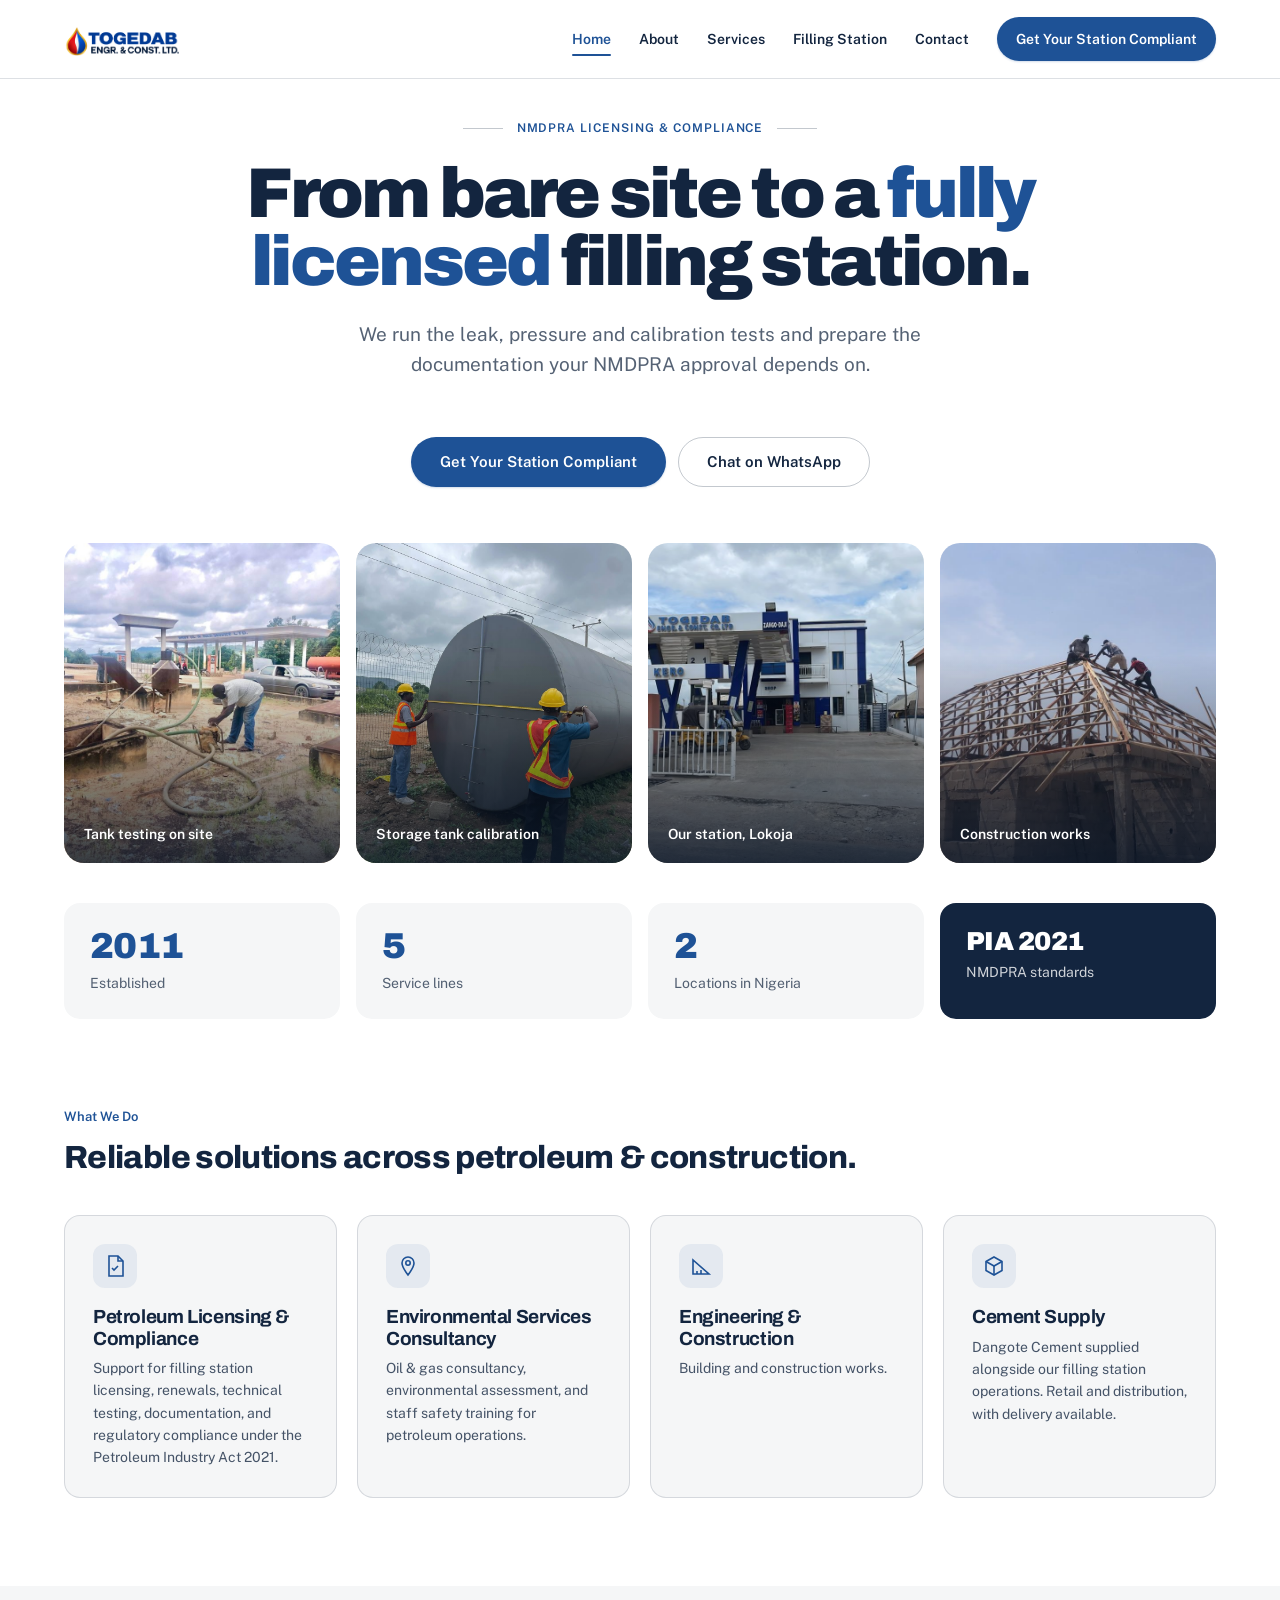
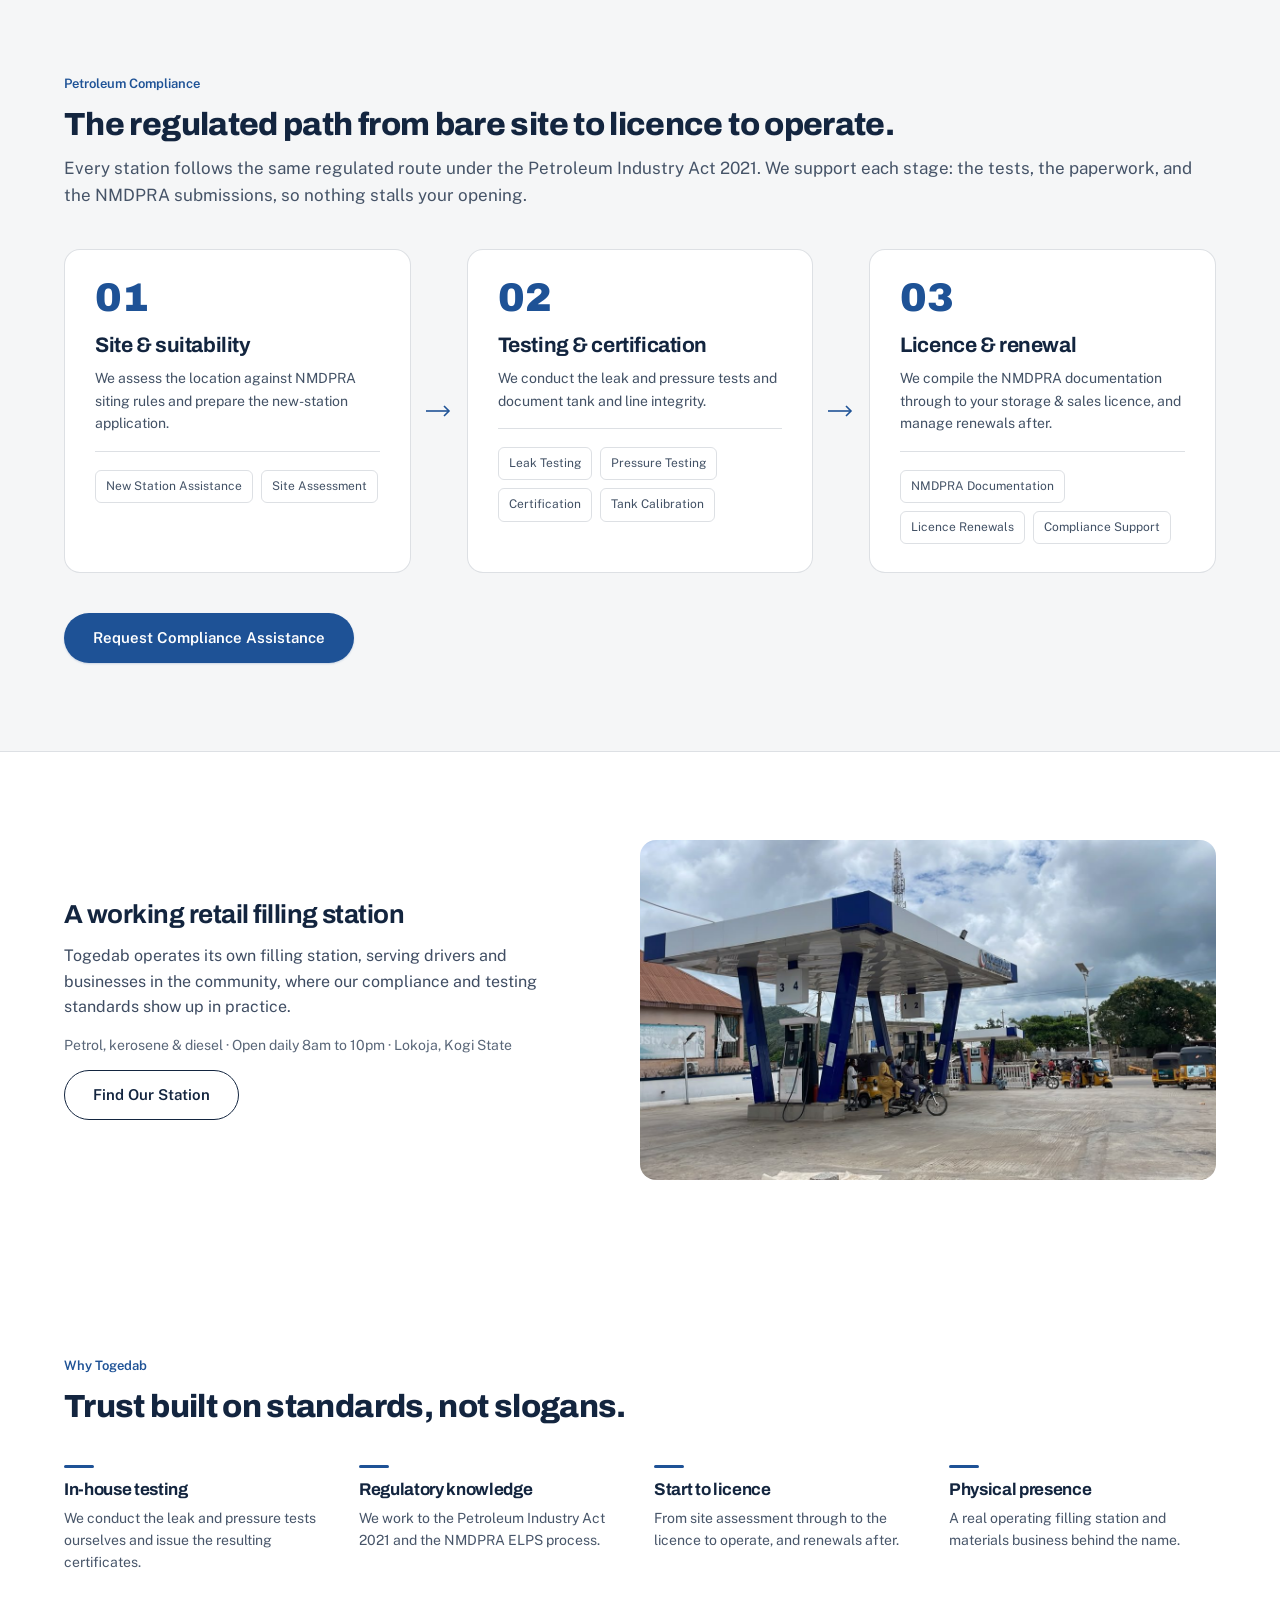
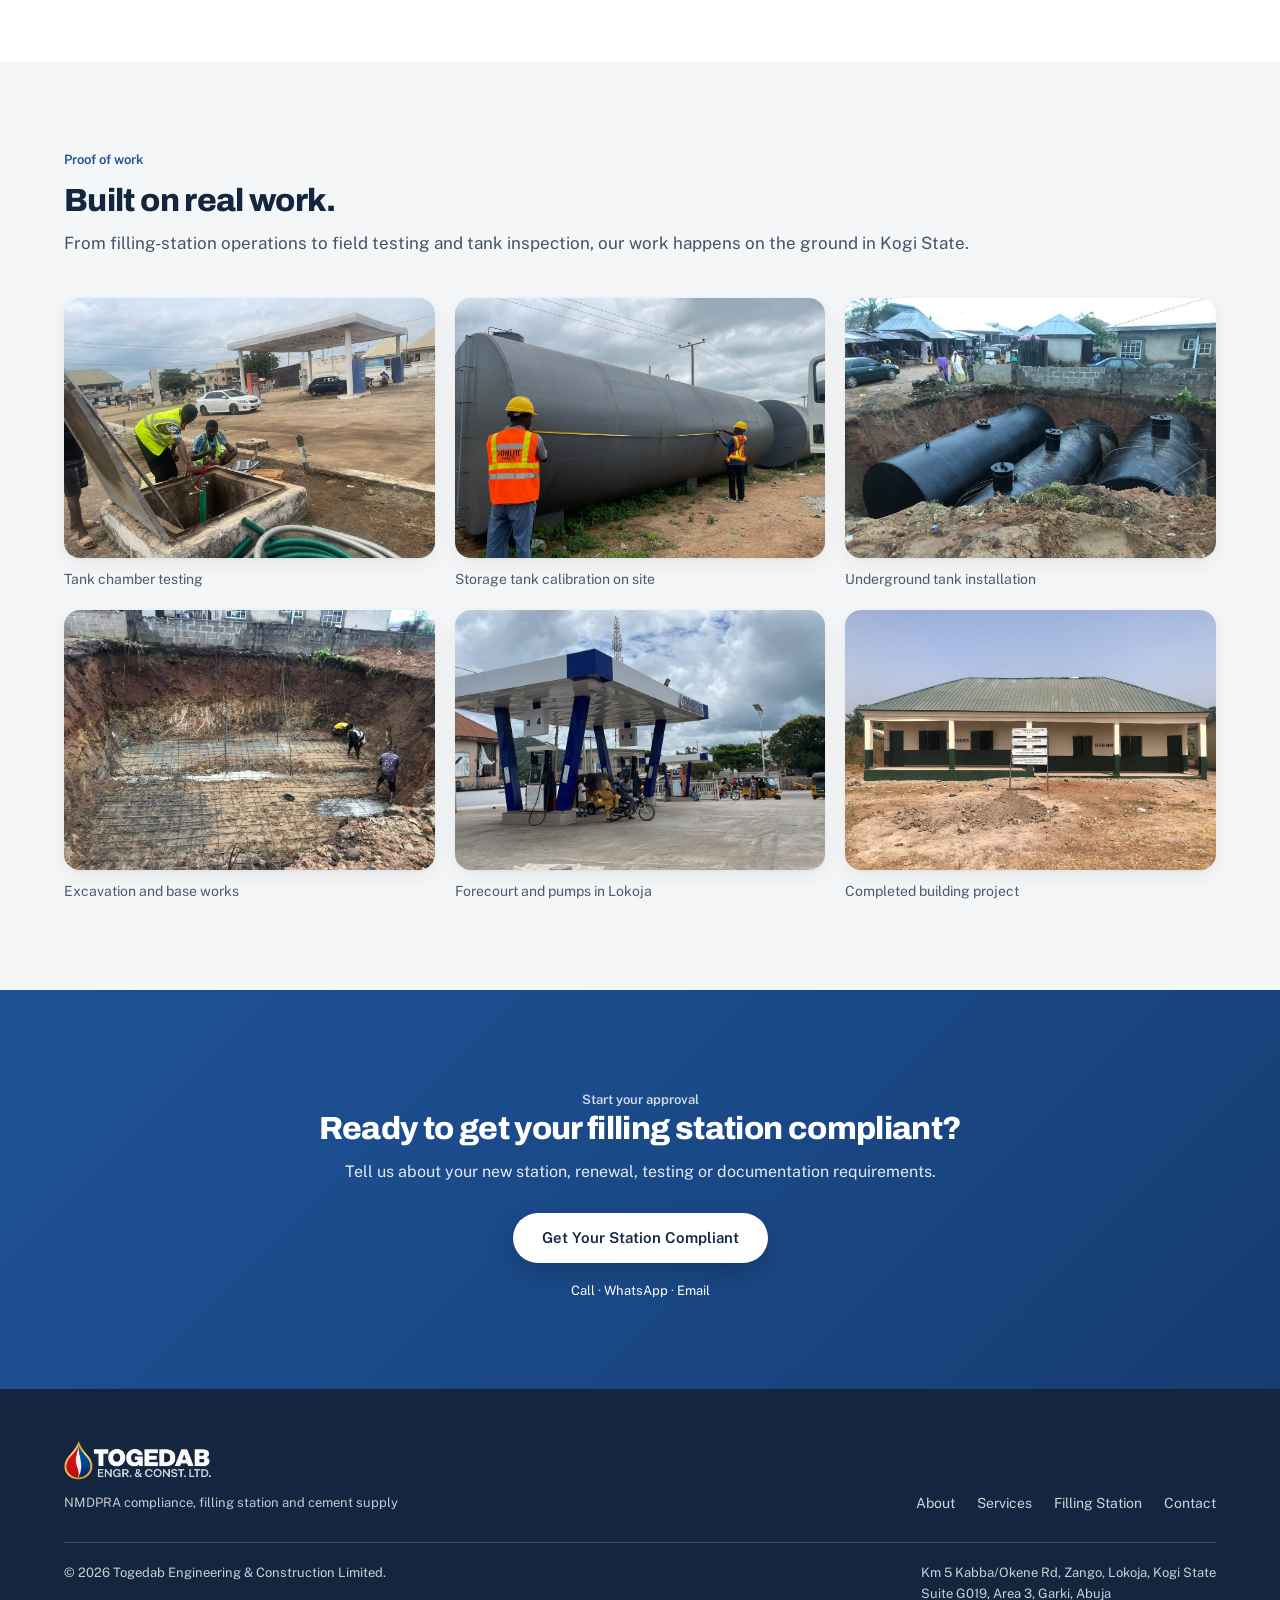
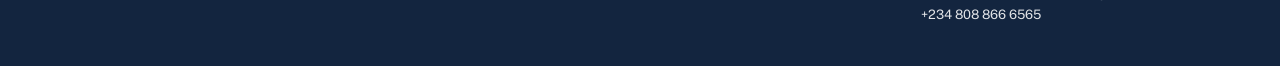
<file: index.html>
<!DOCTYPE html>
<html lang="en">
<head>
<meta charset="utf-8">
<meta name="viewport" content="width=device-width, initial-scale=1">
<title>Togedab Engineering &amp; Construction Limited | NMDPRA licensing &amp; compliance, Lokoja</title>
<meta name="description" content="Togedab helps filling-station owners meet NMDPRA licensing and compliance requirements, including leak and pressure testing, tank calibration and documentation. We also run our own station in Lokoja and supply Dangote Cement.">
<link rel="icon" href="images/favicon.png">
<link rel="apple-touch-icon" href="images/favicon.png">
<meta name="theme-color" content="#FFFFFF">
<link rel="preconnect" href="https://fonts.googleapis.com">
<link rel="preconnect" href="https://fonts.gstatic.com" crossorigin>
<link href="https://fonts.googleapis.com/css2?family=Archivo:wght@700;800;900&family=Public+Sans:wght@400;600;700&display=swap" rel="stylesheet">
<link rel="stylesheet" href="style.css">
</head>
<body>
<a class="skip-link" href="#main">Skip to content</a>

<header class="site-header">
  <div class="wrap">
    <a class="brand" href="index.html" aria-label="Togedab home">
      <img src="images/logo.png" alt="Togedab Engineering &amp; Construction Company Ltd">
    </a>
    <button class="nav-toggle" type="button" aria-expanded="false" aria-controls="primary-nav" aria-label="Menu">
      <svg width="24" height="24" viewBox="0 0 24 24" fill="none" stroke="currentColor" stroke-width="1.8"><path d="M3 6h18M3 12h18M3 18h18"/></svg>
    </button>
    <nav class="nav" id="primary-nav">
      <a href="index.html" aria-current="page">Home</a>
      <a href="about.html">About</a>
      <a href="services.html">Services</a>
      <a href="filling-station.html">Filling Station</a>
      <a href="contact.html">Contact</a>
      <a class="btn btn--primary" href="contact.html">Get Your Station Compliant</a>
    </nav>
  </div>
</header>

<main id="main">

  <!-- Hero -->
  <section class="hero-home">
    <div class="hero-home__copy">
      <p class="eyebrow-row">NMDPRA Licensing &amp; Compliance</p>
      <h1>From bare site to a <span class="accent">fully licensed</span> filling station.</h1>
      <p class="lede">We run the leak, pressure and calibration tests and prepare the documentation your NMDPRA approval depends on.</p>
      <div class="hero-actions">
        <a class="btn btn--primary" href="contact.html">Get Your Station Compliant</a>
        <a class="btn btn--outline" href="https://wa.me/2347034444424">Chat on WhatsApp</a>
      </div>
    </div>
    <div class="hero-band">
      <figure class="band-tile"><img src="images/field-testing.jpg" alt="A technician testing tank lines at a filling station site."><figcaption>Tank testing on site</figcaption></figure>
      <figure class="band-tile"><img src="images/tank-calibration.jpg" alt="Technicians measuring a storage tank during calibration."><figcaption>Storage tank calibration</figcaption></figure>
      <figure class="band-tile"><img src="images/station-front.jpg" alt="The Togedab filling station at Zango-Daji, Lokoja."><figcaption>Our station, Lokoja</figcaption></figure>
      <figure class="band-tile"><img src="images/construction.jpg" alt="Workers fixing the roof frame on a building under construction."><figcaption>Construction works</figcaption></figure>
    </div>
  </section>

  <!-- Facts -->
  <div class="wrap facts-row">
    <div class="facts">
      <div class="fact"><span class="n">2011</span><span class="l">Established</span></div>
      <div class="fact"><span class="n">5</span><span class="l">Service lines</span></div>
      <div class="fact"><span class="n">2</span><span class="l">Locations in Nigeria</span></div>
      <div class="fact fact--ink"><span class="n">PIA 2021</span><span class="l">NMDPRA standards</span></div>
    </div>
  </div>

  <!-- What we do -->
  <section class="section section--white">
    <div class="wrap">
      <div class="section-head">
        <p class="eyebrow">What We Do</p>
        <h2>Reliable solutions across petroleum &amp; construction.</h2>
      </div>
      <div class="grid grid--4">
        <article class="card">
          <div class="icon"><svg width="24" height="24" viewBox="0 0 24 24" fill="none" stroke="currentColor" stroke-width="1.6"><path d="M6 2h9l5 5v15H6z"/><path d="M15 2v5h5"/><path d="M9 14l2 2 4-4"/></svg></div>
          <h3>Petroleum Licensing &amp; Compliance</h3>
          <p>Support for filling station licensing, renewals, technical testing, documentation, and regulatory compliance under the Petroleum Industry Act 2021.</p>
        </article>
        <article class="card">
          <div class="icon"><svg width="24" height="24" viewBox="0 0 24 24" fill="none" stroke="currentColor" stroke-width="1.6"><path d="M12 3a6 6 0 016 6c0 4-6 12-6 12S6 13 6 9a6 6 0 016-6z"/><circle cx="12" cy="9" r="2.2"/></svg></div>
          <h3>Environmental Services Consultancy</h3>
          <p>Oil &amp; gas consultancy, environmental assessment, and staff safety training for petroleum operations.</p>
        </article>
        <article class="card">
          <div class="icon"><svg width="24" height="24" viewBox="0 0 24 24" fill="none" stroke="currentColor" stroke-width="1.6"><path d="M4 20L20 20L4 6z"/><path d="M8 20v-3"/><path d="M12 20v-4"/></svg></div>
          <h3>Engineering &amp; Construction</h3>
          <p>Building and construction works.</p>
        </article>
        <article class="card">
          <div class="icon"><svg width="24" height="24" viewBox="0 0 24 24" fill="none" stroke="currentColor" stroke-width="1.6"><path d="M12 3l8 4.5v9L12 21l-8-4.5v-9z"/><path d="M4 7.5l8 4.5 8-4.5"/><path d="M12 12v9"/></svg></div>
          <h3>Cement Supply</h3>
          <p>Dangote Cement supplied alongside our filling station operations. Retail and distribution, with delivery available.</p>
        </article>
      </div>
    </div>
  </section>

  <!-- Process -->
  <section class="section section--paper">
    <div class="wrap">
      <div class="section-head">
        <p class="eyebrow">Petroleum Compliance</p>
        <h2>The regulated path from bare site to licence to operate.</h2>
        <p>Every station follows the same regulated route under the Petroleum Industry Act 2021. We support each stage: the tests, the paperwork, and the NMDPRA submissions, so nothing stalls your opening.</p>
      </div>

      <ol class="process">
        <li class="step">
          <span class="num">01</span>
          <h3>Site &amp; suitability</h3>
          <p>We assess the location against NMDPRA siting rules and prepare the new-station application.</p>
          <div class="tags"><span>New Station Assistance</span><span>Site Assessment</span></div>
        </li>
        <li class="arrow" aria-hidden="true">
          <svg width="26" height="14" viewBox="0 0 26 14" fill="none" stroke="currentColor" stroke-width="1.6"><path d="M0 7h23"/><path d="M18 2l5 5-5 5"/></svg>
        </li>
        <li class="step">
          <span class="num">02</span>
          <h3>Testing &amp; certification</h3>
          <p>We conduct the leak and pressure tests and document tank and line integrity.</p>
          <div class="tags"><span>Leak Testing</span><span>Pressure Testing</span><span>Certification</span><span>Tank Calibration</span></div>
        </li>
        <li class="arrow" aria-hidden="true">
          <svg width="26" height="14" viewBox="0 0 26 14" fill="none" stroke="currentColor" stroke-width="1.6"><path d="M0 7h23"/><path d="M18 2l5 5-5 5"/></svg>
        </li>
        <li class="step">
          <span class="num">03</span>
          <h3>Licence &amp; renewal</h3>
          <p>We compile the NMDPRA documentation through to your storage &amp; sales licence, and manage renewals after.</p>
          <div class="tags"><span>NMDPRA Documentation</span><span>Licence Renewals</span><span>Compliance Support</span></div>
        </li>
      </ol>

      <p style="margin-top:var(--block)"><a class="btn btn--primary" href="contact.html">Request Compliance Assistance</a></p>
    </div>
  </section>

  <!-- Filling station -->
  <section class="split">
    <div class="split__copy">
      <h2>A working retail filling station</h2>
      <p>Togedab operates its own filling station, serving drivers and businesses in the community, where our compliance and testing standards show up in practice.</p>
      <p class="meta">Petrol, kerosene &amp; diesel · Open daily 8am to 10pm · Lokoja, Kogi State</p>
      <a class="btn btn--ghost" href="filling-station.html">Find Our Station</a>
    </div>
    <div class="split__media">
      <img src="images/forecourt.jpg" alt="Togedab filling station forecourt with fuel pumps and customers.">
    </div>
  </section>

  <!-- Why -->
  <section class="section section--white">
    <div class="wrap">
      <div class="section-head">
        <p class="eyebrow">Why Togedab</p>
        <h2>Trust built on standards, not slogans.</h2>
      </div>
      <div class="points">
        <div class="point"><div class="rule"></div><h3>In-house testing</h3><p>We conduct the leak and pressure tests ourselves and issue the resulting certificates.</p></div>
        <div class="point"><div class="rule"></div><h3>Regulatory knowledge</h3><p>We work to the Petroleum Industry Act 2021 and the NMDPRA ELPS process.</p></div>
        <div class="point"><div class="rule"></div><h3>Start to licence</h3><p>From site assessment through to the licence to operate, and renewals after.</p></div>
        <div class="point"><div class="rule"></div><h3>Physical presence</h3><p>A real operating filling station and materials business behind the name.</p></div>
      </div>
    </div>
  </section>

  <!-- Proof of work -->
  <section class="section section--paper">
    <div class="wrap">
      <div class="section-head">
        <p class="eyebrow">Proof of work</p>
        <h2>Built on real work.</h2>
        <p>From filling-station operations to field testing and tank inspection, our work happens on the ground in Kogi State.</p>
      </div>
      <div class="gallery">
        <figure class="shot"><img src="images/tank-chamber.jpg" alt="Technicians working at an open tank chamber during testing."><figcaption>Tank chamber testing</figcaption></figure>
        <figure class="shot"><img src="images/tank-calibration-site.jpg" alt="Technicians measuring a long storage tank on site."><figcaption>Storage tank calibration on site</figcaption></figure>
        <figure class="shot"><img src="images/underground-tanks.jpg" alt="Three storage tanks placed in an excavated pit for underground installation."><figcaption>Underground tank installation</figcaption></figure>
        <figure class="shot"><img src="images/excavation.jpg" alt="Workers laying reinforcement in an excavated tank pit."><figcaption>Excavation and base works</figcaption></figure>
        <figure class="shot"><img src="images/forecourt.jpg" alt="Forecourt and fuel pumps at the Togedab station in Lokoja."><figcaption>Forecourt and pumps in Lokoja</figcaption></figure>
        <figure class="shot"><img src="images/completed-building.jpg" alt="Exterior of a finished building with a green roof and covered veranda."><figcaption>Completed building project</figcaption></figure>
      </div>
    </div>
  </section>

  <!-- CTA -->
  <section class="cta-band">
    <div class="wrap">
      <p class="eyebrow">Start your approval</p>
      <h2>Ready to get your filling station compliant?</h2>
      <p>Tell us about your new station, renewal, testing or documentation requirements.</p>
      <p><a class="btn btn--onDark" href="contact.html">Get Your Station Compliant</a></p>
      <p class="channels">
        <a href="tel:+2348088666565">Call</a> ·
        <a href="https://wa.me/2347034444424">WhatsApp</a> ·
        <a href="mailto:togedabtea@gmail.com">Email</a>
      </p>
    </div>
  </section>

</main>

<footer class="site-footer">
  <div class="wrap">
    <div class="top">
      <div>
        <img class="logo" src="images/logo-light.png" alt="Togedab Engineering &amp; Construction Company Ltd">
        <p class="tagline">NMDPRA compliance, filling station and cement supply</p>
      </div>
      <nav aria-label="Footer">
        <a href="about.html">About</a>
        <a href="services.html">Services</a>
        <a href="filling-station.html">Filling Station</a>
        <a href="contact.html">Contact</a>
      </nav>
    </div>
    <hr>
    <div class="bottom">
      <p>&copy; <span data-year>2026</span> Togedab Engineering &amp; Construction Limited.</p>
      <p>Km 5 Kabba/Okene Rd, Zango, Lokoja, Kogi State<br>Suite G019, Area 3, Garki, Abuja<br><a href="tel:+2348088666565">+234 808 866 6565</a></p>
    </div>
  </div>
</footer>

<div class="action-bar">
  <a class="icon-btn" href="tel:+2348088666565" aria-label="Call Togedab">
    <svg width="22" height="22" viewBox="0 0 24 24" fill="none" stroke="currentColor" stroke-width="1.7"><path d="M22 16.9v3a2 2 0 01-2.2 2 19.8 19.8 0 01-8.6-3.1 19.5 19.5 0 01-6-6 19.8 19.8 0 01-3.1-8.7A2 2 0 014.1 2h3a2 2 0 012 1.7c.1.9.3 1.8.6 2.6a2 2 0 01-.5 2.1L8 9.6a16 16 0 006 6l1.2-1.2a2 2 0 012.1-.5c.8.3 1.7.5 2.6.6a2 2 0 011.7 2z"/></svg>
  </a>
  <a class="icon-btn" href="https://wa.me/2347034444424" aria-label="Message Togedab on WhatsApp">
    <svg width="22" height="22" viewBox="0 0 24 24" fill="none" stroke="#1FA855" stroke-width="1.7"><path d="M21 11.5a8.5 8.5 0 01-12.5 7.5L3 21l2-5.5A8.5 8.5 0 1121 11.5z"/></svg>
  </a>
  <a class="btn btn--primary" href="contact.html"><span>Get <span class="xs-hide">Your Station </span>Compliant</span></a>
</div>

<script src="main.js"></script>
</body>
</html>
</file>
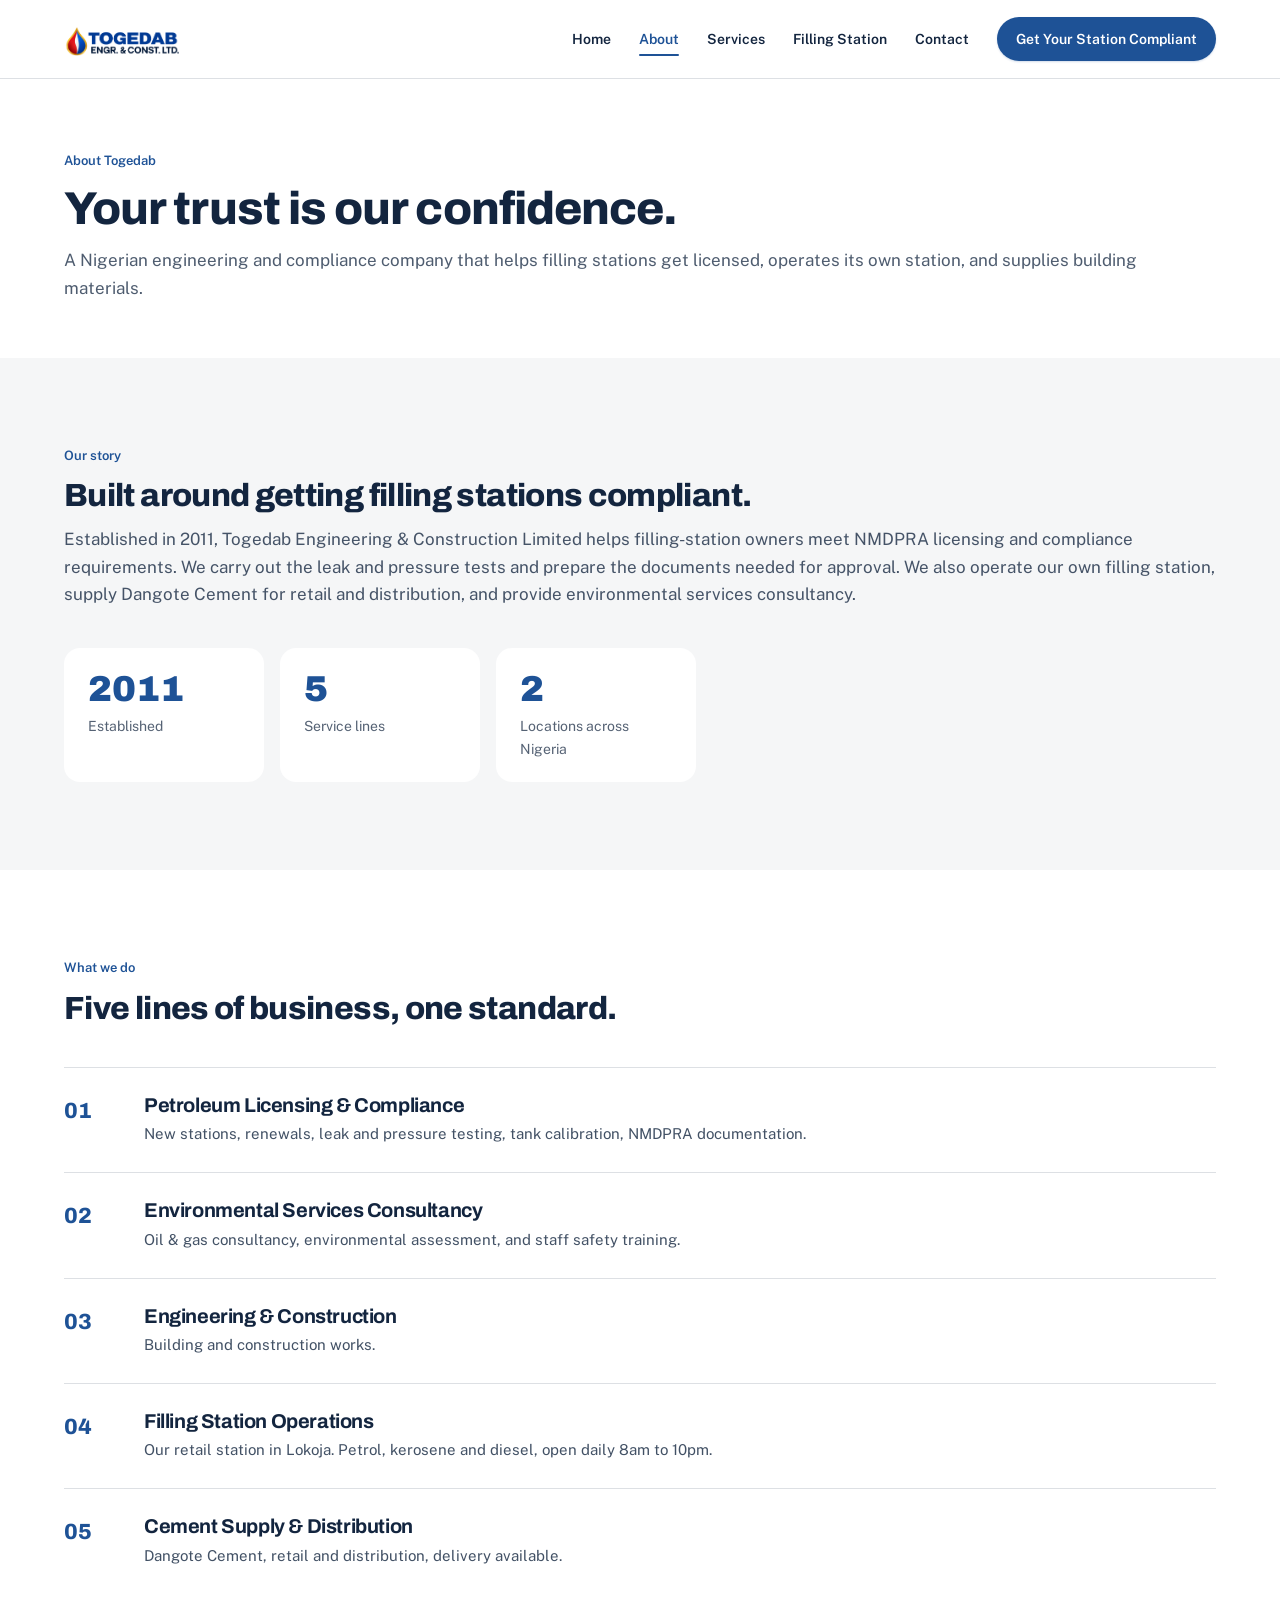
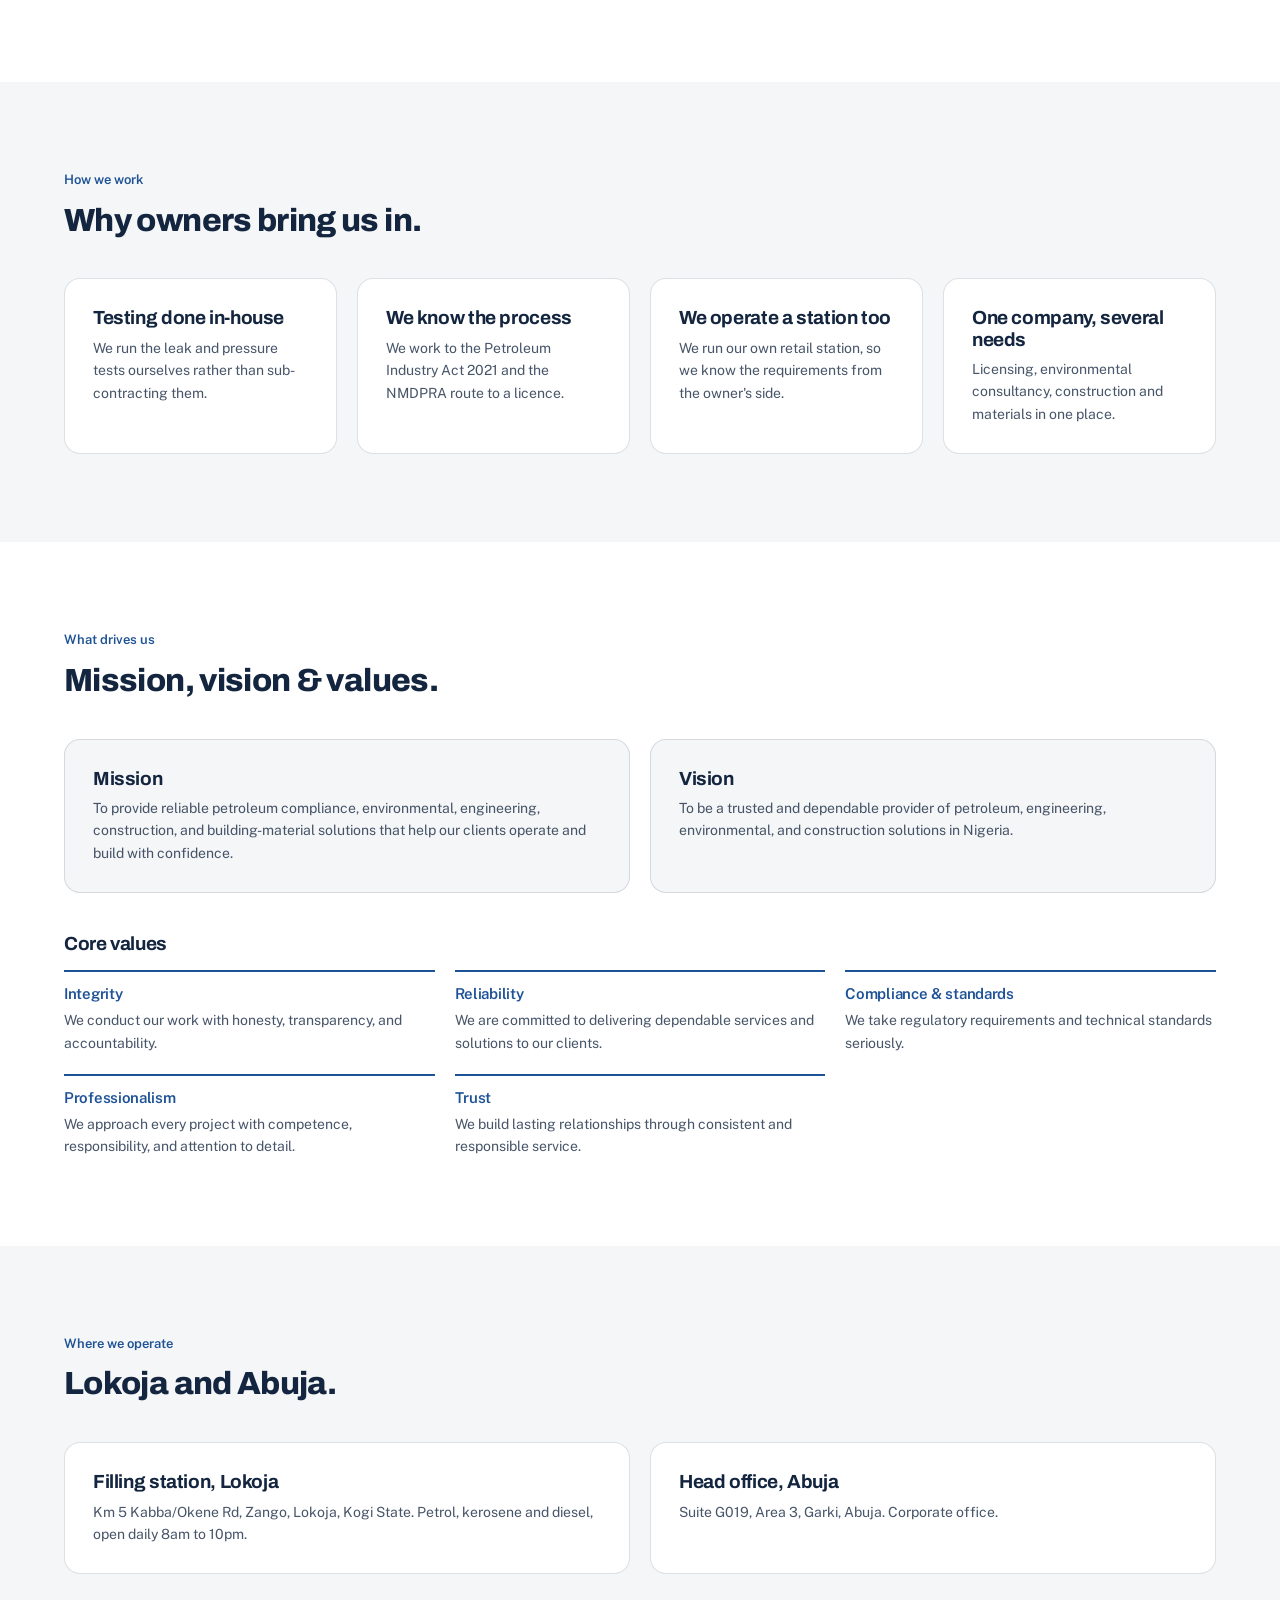
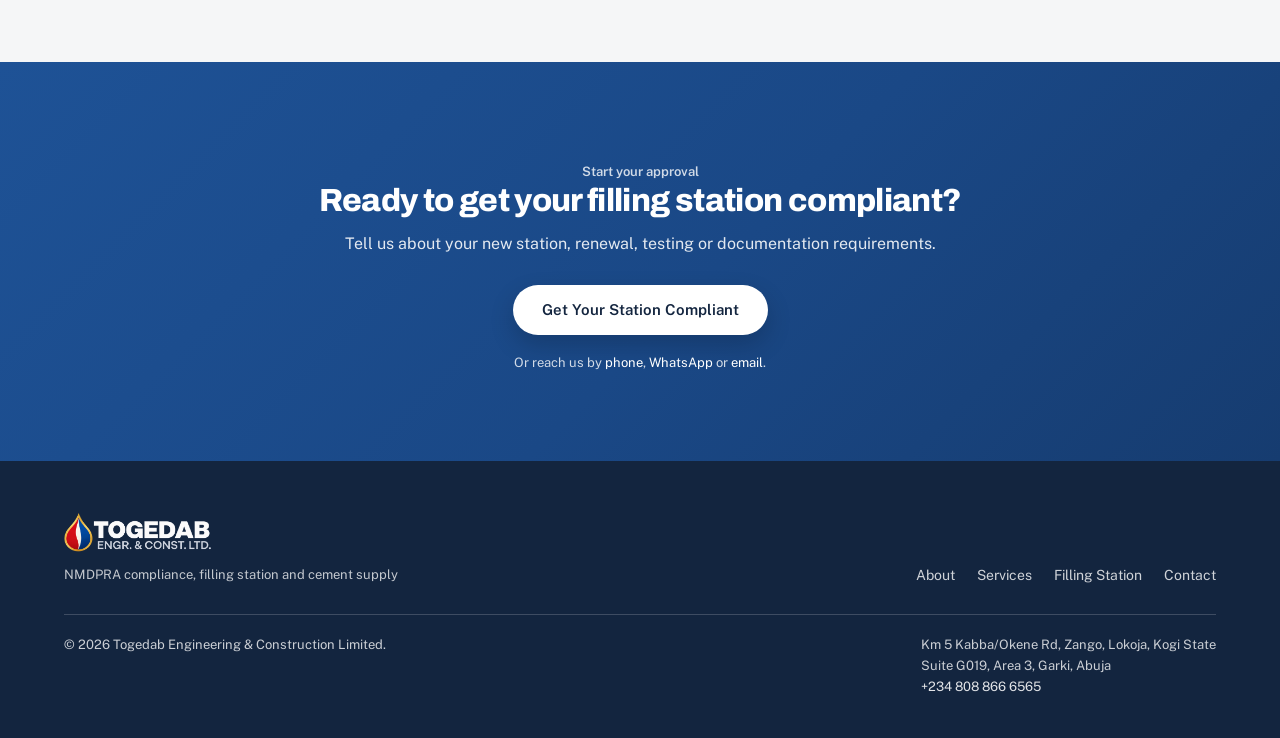
<file: about.html>
<!DOCTYPE html>
<html lang="en">
<head>
<meta charset="utf-8">
<meta name="viewport" content="width=device-width, initial-scale=1">
<title>About | Togedab Engineering &amp; Construction Limited</title>
<meta name="description" content="Established in 2011, Togedab Engineering &amp; Construction Limited helps filling-station owners meet NMDPRA licensing and compliance requirements, runs its own station in Lokoja, and supplies Dangote Cement.">
<link rel="icon" href="images/favicon.png">
<link rel="apple-touch-icon" href="images/favicon.png">
<meta name="theme-color" content="#FFFFFF">
<link rel="preconnect" href="https://fonts.googleapis.com">
<link rel="preconnect" href="https://fonts.gstatic.com" crossorigin>
<link href="https://fonts.googleapis.com/css2?family=Archivo:wght@700;800;900&family=Public+Sans:wght@400;600;700&display=swap" rel="stylesheet">
<link rel="stylesheet" href="style.css">
</head>
<body>
<a class="skip-link" href="#main">Skip to content</a>

<header class="site-header">
  <div class="wrap">
    <a class="brand" href="index.html" aria-label="Togedab home"><img src="images/logo.png" alt="Togedab Engineering &amp; Construction Company Ltd"></a>
    <button class="nav-toggle" type="button" aria-expanded="false" aria-controls="primary-nav" aria-label="Menu">
      <svg width="24" height="24" viewBox="0 0 24 24" fill="none" stroke="currentColor" stroke-width="1.8"><path d="M3 6h18M3 12h18M3 18h18"/></svg>
    </button>
    <nav class="nav" id="primary-nav">
      <a href="index.html">Home</a>
      <a href="about.html" aria-current="page">About</a>
      <a href="services.html">Services</a>
      <a href="filling-station.html">Filling Station</a>
      <a href="contact.html">Contact</a>
      <a class="btn btn--primary" href="contact.html">Get Your Station Compliant</a>
    </nav>
  </div>
</header>

<main id="main">

  <section class="page-head">
    <div class="wrap">
      <p class="eyebrow">About Togedab</p>
      <h1>Your trust is our confidence.</h1>
      <p>A Nigerian engineering and compliance company that helps filling stations get licensed, operates its own station, and supplies building materials.</p>
    </div>
  </section>

  <section class="section section--paper">
    <div class="wrap">
      <div class="section-head">
        <p class="eyebrow">Our story</p>
        <h2>Built around getting filling stations compliant.</h2>
        <p>Established in 2011, Togedab Engineering &amp; Construction Limited helps filling-station owners meet NMDPRA licensing and compliance requirements. We carry out the leak and pressure tests and prepare the documents needed for approval. We also operate our own filling station, supply Dangote Cement for retail and distribution, and provide environmental services consultancy.</p>
      </div>
      <div class="stats">
        <div class="stat"><div class="n">2011</div><div class="l">Established</div></div>
        <div class="stat"><div class="n">5</div><div class="l">Service lines</div></div>
        <div class="stat"><div class="n">2</div><div class="l">Locations across Nigeria</div></div>
      </div>
    </div>
  </section>

  <section class="section section--white">
    <div class="wrap">
      <div class="section-head">
        <p class="eyebrow">What we do</p>
        <h2>Five lines of business, one standard.</h2>
      </div>
      <div class="svc-row"><div class="n">01</div><div><h3>Petroleum Licensing &amp; Compliance</h3><p>New stations, renewals, leak and pressure testing, tank calibration, NMDPRA documentation.</p></div></div>
      <div class="svc-row"><div class="n">02</div><div><h3>Environmental Services Consultancy</h3><p>Oil &amp; gas consultancy, environmental assessment, and staff safety training.</p></div></div>
      <div class="svc-row"><div class="n">03</div><div><h3>Engineering &amp; Construction</h3><p>Building and construction works.</p></div></div>
      <div class="svc-row"><div class="n">04</div><div><h3>Filling Station Operations</h3><p>Our retail station in Lokoja. Petrol, kerosene and diesel, open daily 8am to 10pm.</p></div></div>
      <div class="svc-row"><div class="n">05</div><div><h3>Cement Supply &amp; Distribution</h3><p>Dangote Cement, retail and distribution, delivery available.</p></div></div>
    </div>
  </section>

  <section class="section section--paper">
    <div class="wrap">
      <div class="section-head">
        <p class="eyebrow">How we work</p>
        <h2>Why owners bring us in.</h2>
      </div>
      <div class="grid grid--4">
        <article class="card"><h3>Testing done in-house</h3><p>We run the leak and pressure tests ourselves rather than sub-contracting them.</p></article>
        <article class="card"><h3>We know the process</h3><p>We work to the Petroleum Industry Act 2021 and the NMDPRA route to a licence.</p></article>
        <article class="card"><h3>We operate a station too</h3><p>We run our own retail station, so we know the requirements from the owner's side.</p></article>
        <article class="card"><h3>One company, several needs</h3><p>Licensing, environmental consultancy, construction and materials in one place.</p></article>
      </div>
    </div>
  </section>

  <section class="section section--white">
    <div class="wrap">
      <div class="section-head">
        <p class="eyebrow">What drives us</p>
        <h2>Mission, vision &amp; values.</h2>
      </div>
      <div class="grid grid--2">
        <article class="card">
          <h3>Mission</h3>
          <p>To provide reliable petroleum compliance, environmental, engineering, construction, and building-material solutions that help our clients operate and build with confidence.</p>
        </article>
        <article class="card">
          <h3>Vision</h3>
          <p>To be a trusted and dependable provider of petroleum, engineering, environmental, and construction solutions in Nigeria.</p>
        </article>
      </div>

      <h3 class="values-title">Core values</h3>
      <div class="values">
        <div class="value"><h4>Integrity</h4><p>We conduct our work with honesty, transparency, and accountability.</p></div>
        <div class="value"><h4>Reliability</h4><p>We are committed to delivering dependable services and solutions to our clients.</p></div>
        <div class="value"><h4>Compliance &amp; standards</h4><p>We take regulatory requirements and technical standards seriously.</p></div>
        <div class="value"><h4>Professionalism</h4><p>We approach every project with competence, responsibility, and attention to detail.</p></div>
        <div class="value"><h4>Trust</h4><p>We build lasting relationships through consistent and responsible service.</p></div>
      </div>
    </div>
  </section>

  <section class="section section--paper">
    <div class="wrap">
      <div class="section-head">
        <p class="eyebrow">Where we operate</p>
        <h2>Lokoja and Abuja.</h2>
      </div>
      <div class="grid grid--2">
        <article class="card">
          <h3>Filling station, Lokoja</h3>
          <p>Km 5 Kabba/Okene Rd, Zango, Lokoja, Kogi State. Petrol, kerosene and diesel, open daily 8am to 10pm.</p>
        </article>
        <article class="card">
          <h3>Head office, Abuja</h3>
          <p>Suite G019, Area 3, Garki, Abuja. Corporate office.</p>
        </article>
      </div>
    </div>
  </section>

  <section class="cta-band">
    <div class="wrap">
      <p class="eyebrow">Start your approval</p>
      <h2>Ready to get your filling station compliant?</h2>
      <p>Tell us about your new station, renewal, testing or documentation requirements.</p>
      <p><a class="btn btn--onDark" href="contact.html">Get Your Station Compliant</a></p>
      <p class="channels">
        Or reach us by <a href="tel:+2348088666565">phone</a>,
        <a href="https://wa.me/2347034444424">WhatsApp</a> or
        <a href="mailto:togedabtea@gmail.com">email</a>.
      </p>
    </div>
  </section>

</main>

<footer class="site-footer">
  <div class="wrap">
    <div class="top">
      <div>
        <img class="logo" src="images/logo-light.png" alt="Togedab Engineering &amp; Construction Company Ltd">
        <p class="tagline">NMDPRA compliance, filling station and cement supply</p>
      </div>
      <nav aria-label="Footer">
        <a href="about.html">About</a>
        <a href="services.html">Services</a>
        <a href="filling-station.html">Filling Station</a>
        <a href="contact.html">Contact</a>
      </nav>
    </div>
    <hr>
    <div class="bottom">
      <p>&copy; <span data-year>2026</span> Togedab Engineering &amp; Construction Limited.</p>
      <p>Km 5 Kabba/Okene Rd, Zango, Lokoja, Kogi State<br>Suite G019, Area 3, Garki, Abuja<br><a href="tel:+2348088666565">+234 808 866 6565</a></p>
    </div>
  </div>
</footer>

<div class="action-bar">
  <a class="icon-btn" href="tel:+2348088666565" aria-label="Call Togedab"><svg width="22" height="22" viewBox="0 0 24 24" fill="none" stroke="currentColor" stroke-width="1.7"><path d="M22 16.9v3a2 2 0 01-2.2 2 19.8 19.8 0 01-8.6-3.1 19.5 19.5 0 01-6-6 19.8 19.8 0 01-3.1-8.7A2 2 0 014.1 2h3a2 2 0 012 1.7c.1.9.3 1.8.6 2.6a2 2 0 01-.5 2.1L8 9.6a16 16 0 006 6l1.2-1.2a2 2 0 012.1-.5c.8.3 1.7.5 2.6.6a2 2 0 011.7 2z"/></svg></a>
  <a class="icon-btn" href="https://wa.me/2347034444424" aria-label="Message Togedab on WhatsApp"><svg width="22" height="22" viewBox="0 0 24 24" fill="none" stroke="#1FA855" stroke-width="1.7"><path d="M21 11.5a8.5 8.5 0 01-12.5 7.5L3 21l2-5.5A8.5 8.5 0 1121 11.5z"/></svg></a>
  <a class="btn btn--primary" href="contact.html"><span>Get <span class="xs-hide">Your Station </span>Compliant</span></a>
</div>

<script src="main.js"></script>
</body>
</html>
</file>
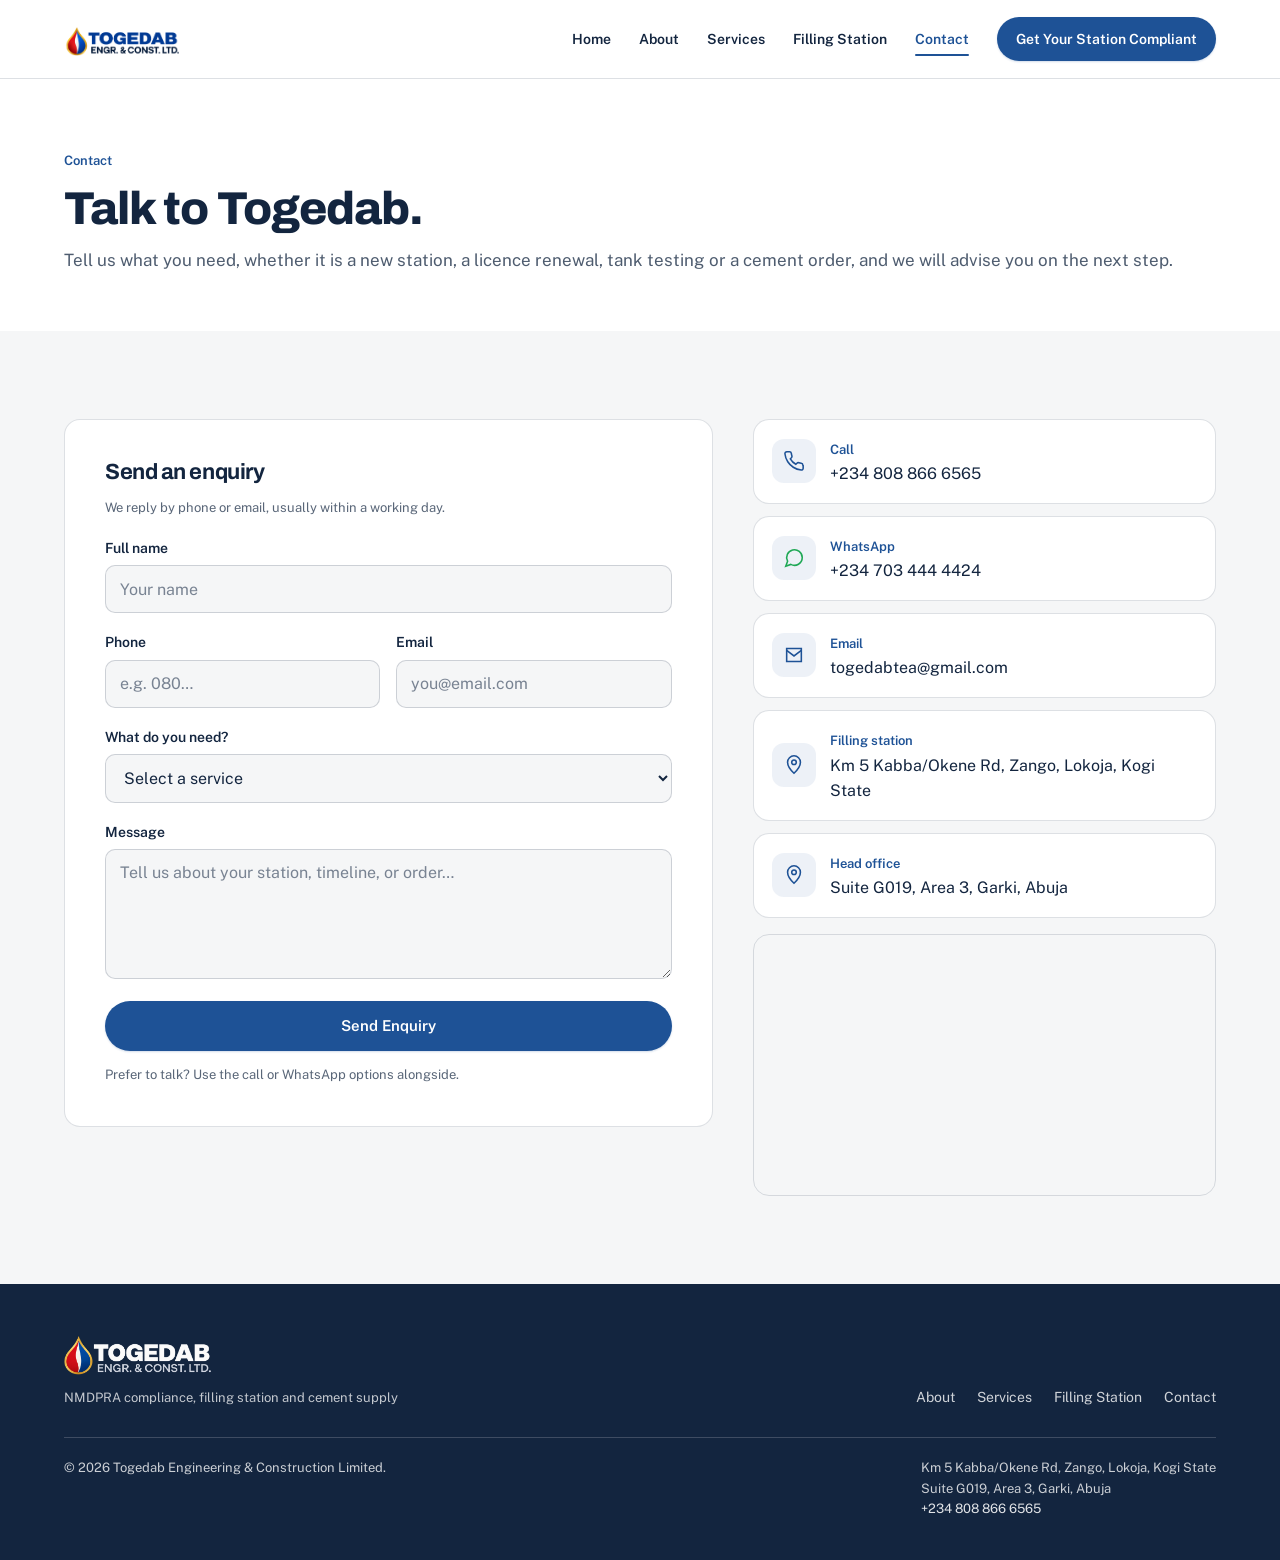
<file: contact.html>
<!DOCTYPE html>
<html lang="en">
<head>
<meta charset="utf-8">
<meta name="viewport" content="width=device-width, initial-scale=1">
<title>Contact | Togedab Engineering &amp; Construction Limited</title>
<meta name="description" content="Call, WhatsApp or email Togedab, or send an enquiry about filling-station licensing, testing, documentation or cement supply. Offices in Lokoja and Abuja.">
<link rel="icon" href="images/favicon.png">
<link rel="apple-touch-icon" href="images/favicon.png">
<meta name="theme-color" content="#FFFFFF">
<link rel="preconnect" href="https://fonts.googleapis.com">
<link rel="preconnect" href="https://fonts.gstatic.com" crossorigin>
<link href="https://fonts.googleapis.com/css2?family=Archivo:wght@700;800;900&family=Public+Sans:wght@400;600;700&display=swap" rel="stylesheet">
<link rel="stylesheet" href="style.css">
</head>
<body>
<a class="skip-link" href="#main">Skip to content</a>

<header class="site-header">
  <div class="wrap">
    <a class="brand" href="index.html" aria-label="Togedab home"><img src="images/logo.png" alt="Togedab Engineering &amp; Construction Company Ltd"></a>
    <button class="nav-toggle" type="button" aria-expanded="false" aria-controls="primary-nav" aria-label="Menu">
      <svg width="24" height="24" viewBox="0 0 24 24" fill="none" stroke="currentColor" stroke-width="1.8"><path d="M3 6h18M3 12h18M3 18h18"/></svg>
    </button>
    <nav class="nav" id="primary-nav">
      <a href="index.html">Home</a>
      <a href="about.html">About</a>
      <a href="services.html">Services</a>
      <a href="filling-station.html">Filling Station</a>
      <a href="contact.html" aria-current="page">Contact</a>
      <a class="btn btn--primary" href="#enquiry">Get Your Station Compliant</a>
    </nav>
  </div>
</header>

<main id="main">

  <section class="page-head">
    <div class="wrap">
      <p class="eyebrow">Contact</p>
      <h1>Talk to Togedab.</h1>
      <p>Tell us what you need, whether it is a new station, a licence renewal, tank testing or a cement order, and we will advise you on the next step.</p>
    </div>
  </section>

  <section class="section section--paper">
    <div class="wrap">
      <div class="contact-grid">

        <!-- Form -->
        <div class="form-card" id="enquiry">
          <h2>Send an enquiry</h2>
          <p class="form-note">We reply by phone or email, usually within a working day.</p>

          <form id="enquiry-form" novalidate>
            <div class="field">
              <label for="name">Full name</label>
              <input type="text" id="name" name="name" placeholder="Your name" autocomplete="name" required>
            </div>

            <div class="field-row">
              <div class="field">
                <label for="phone">Phone</label>
                <input type="tel" id="phone" name="phone" placeholder="e.g. 080…" autocomplete="tel" required>
              </div>
              <div class="field">
                <label for="email">Email</label>
                <input type="email" id="email" name="email" placeholder="you@email.com" autocomplete="email">
              </div>
            </div>

            <div class="field">
              <label for="service">What do you need?</label>
              <select id="service" name="service" required>
                <option value="" disabled selected>Select a service</option>
                <option>New station licensing</option>
                <option>Licence renewal</option>
                <option>Leak testing</option>
                <option>Pressure testing</option>
                <option>Storage tank calibration</option>
                <option>NMDPRA documentation</option>
                <option>Environmental consultancy</option>
                <option>Engineering &amp; construction</option>
                <option>Cement supply</option>
                <option>Something else</option>
              </select>
            </div>

            <div class="field">
              <label for="message">Message</label>
              <textarea id="message" name="message" placeholder="Tell us about your station, timeline, or order…"></textarea>
            </div>

            <p style="margin-top:22px">
              <button class="btn btn--primary btn--block" type="submit">Send Enquiry</button>
            </p>

            <p class="form-status" id="form-status" role="status" aria-live="polite"></p>
            <p class="form-note">Prefer to talk? Use the call or WhatsApp options alongside.</p>
          </form>
        </div>

        <!-- Channels -->
        <div>
          <div class="channels-list">
            <a class="channel" href="tel:+2348088666565">
              <span class="ico"><svg width="22" height="22" viewBox="0 0 24 24" fill="none" stroke="currentColor" stroke-width="1.7"><path d="M22 16.9v3a2 2 0 01-2.2 2 19.8 19.8 0 01-8.6-3.1 19.5 19.5 0 01-6-6 19.8 19.8 0 01-3.1-8.7A2 2 0 014.1 2h3a2 2 0 012 1.7c.1.9.3 1.8.6 2.6a2 2 0 01-.5 2.1L8 9.6a16 16 0 006 6l1.2-1.2a2 2 0 012.1-.5c.8.3 1.7.5 2.6.6a2 2 0 011.7 2z"/></svg></span>
              <span><span class="k">Call</span><br><span class="v">+234 808 866 6565</span></span>
            </a>
            <a class="channel" href="https://wa.me/2347034444424">
              <span class="ico"><svg width="22" height="22" viewBox="0 0 24 24" fill="none" stroke="#1FA855" stroke-width="1.7"><path d="M21 11.5a8.5 8.5 0 01-12.5 7.5L3 21l2-5.5A8.5 8.5 0 1121 11.5z"/></svg></span>
              <span><span class="k">WhatsApp</span><br><span class="v">+234 703 444 4424</span></span>
            </a>
            <a class="channel" href="mailto:togedabtea@gmail.com">
              <span class="ico"><svg width="22" height="22" viewBox="0 0 24 24" fill="none" stroke="currentColor" stroke-width="1.7"><path d="M4 5h16v14H4z"/><path d="M4 7l8 6 8-6"/></svg></span>
              <span><span class="k">Email</span><br><span class="v">togedabtea@gmail.com</span></span>
            </a>
            <div class="channel">
              <span class="ico"><svg width="22" height="22" viewBox="0 0 24 24" fill="none" stroke="currentColor" stroke-width="1.7"><path d="M12 21s7-6.5 7-12a7 7 0 10-14 0c0 5.5 7 12 7 12z"/><circle cx="12" cy="9" r="2.5"/></svg></span>
              <span><span class="k">Filling station</span><br><span class="v">Km 5 Kabba/Okene Rd, Zango, Lokoja, Kogi State</span></span>
            </div>
            <div class="channel">
              <span class="ico"><svg width="22" height="22" viewBox="0 0 24 24" fill="none" stroke="currentColor" stroke-width="1.7"><path d="M12 21s7-6.5 7-12a7 7 0 10-14 0c0 5.5 7 12 7 12z"/><circle cx="12" cy="9" r="2.5"/></svg></span>
              <span><span class="k">Head office</span><br><span class="v">Suite G019, Area 3, Garki, Abuja</span></span>
            </div>
          </div>

          <div class="map-embed">
            <!-- Replace the src with your own Google Maps embed link before launch. -->
            <iframe
              title="Map showing Togedab's filling station in Zango, Lokoja"
              src="https://www.google.com/maps?q=Zango%20Lokoja%20Kogi%20State&output=embed"
              loading="lazy" referrerpolicy="no-referrer-when-downgrade"></iframe>
          </div>
        </div>

      </div>
    </div>
  </section>

</main>

<footer class="site-footer">
  <div class="wrap">
    <div class="top">
      <div>
        <img class="logo" src="images/logo-light.png" alt="Togedab Engineering &amp; Construction Company Ltd">
        <p class="tagline">NMDPRA compliance, filling station and cement supply</p>
      </div>
      <nav aria-label="Footer">
        <a href="about.html">About</a>
        <a href="services.html">Services</a>
        <a href="filling-station.html">Filling Station</a>
        <a href="contact.html">Contact</a>
      </nav>
    </div>
    <hr>
    <div class="bottom">
      <p>&copy; <span data-year>2026</span> Togedab Engineering &amp; Construction Limited.</p>
      <p>Km 5 Kabba/Okene Rd, Zango, Lokoja, Kogi State<br>Suite G019, Area 3, Garki, Abuja<br><a href="tel:+2348088666565">+234 808 866 6565</a></p>
    </div>
  </div>
</footer>

<div class="action-bar">
  <a class="icon-btn" href="tel:+2348088666565" aria-label="Call Togedab"><svg width="22" height="22" viewBox="0 0 24 24" fill="none" stroke="currentColor" stroke-width="1.7"><path d="M22 16.9v3a2 2 0 01-2.2 2 19.8 19.8 0 01-8.6-3.1 19.5 19.5 0 01-6-6 19.8 19.8 0 01-3.1-8.7A2 2 0 014.1 2h3a2 2 0 012 1.7c.1.9.3 1.8.6 2.6a2 2 0 01-.5 2.1L8 9.6a16 16 0 006 6l1.2-1.2a2 2 0 012.1-.5c.8.3 1.7.5 2.6.6a2 2 0 011.7 2z"/></svg></a>
  <a class="icon-btn" href="https://wa.me/2347034444424" aria-label="Message Togedab on WhatsApp"><svg width="22" height="22" viewBox="0 0 24 24" fill="none" stroke="#1FA855" stroke-width="1.7"><path d="M21 11.5a8.5 8.5 0 01-12.5 7.5L3 21l2-5.5A8.5 8.5 0 1121 11.5z"/></svg></a>
  <a class="btn btn--primary" href="#enquiry">Send an enquiry</a>
</div>

<script src="main.js"></script>
</body>
</html>
</file>
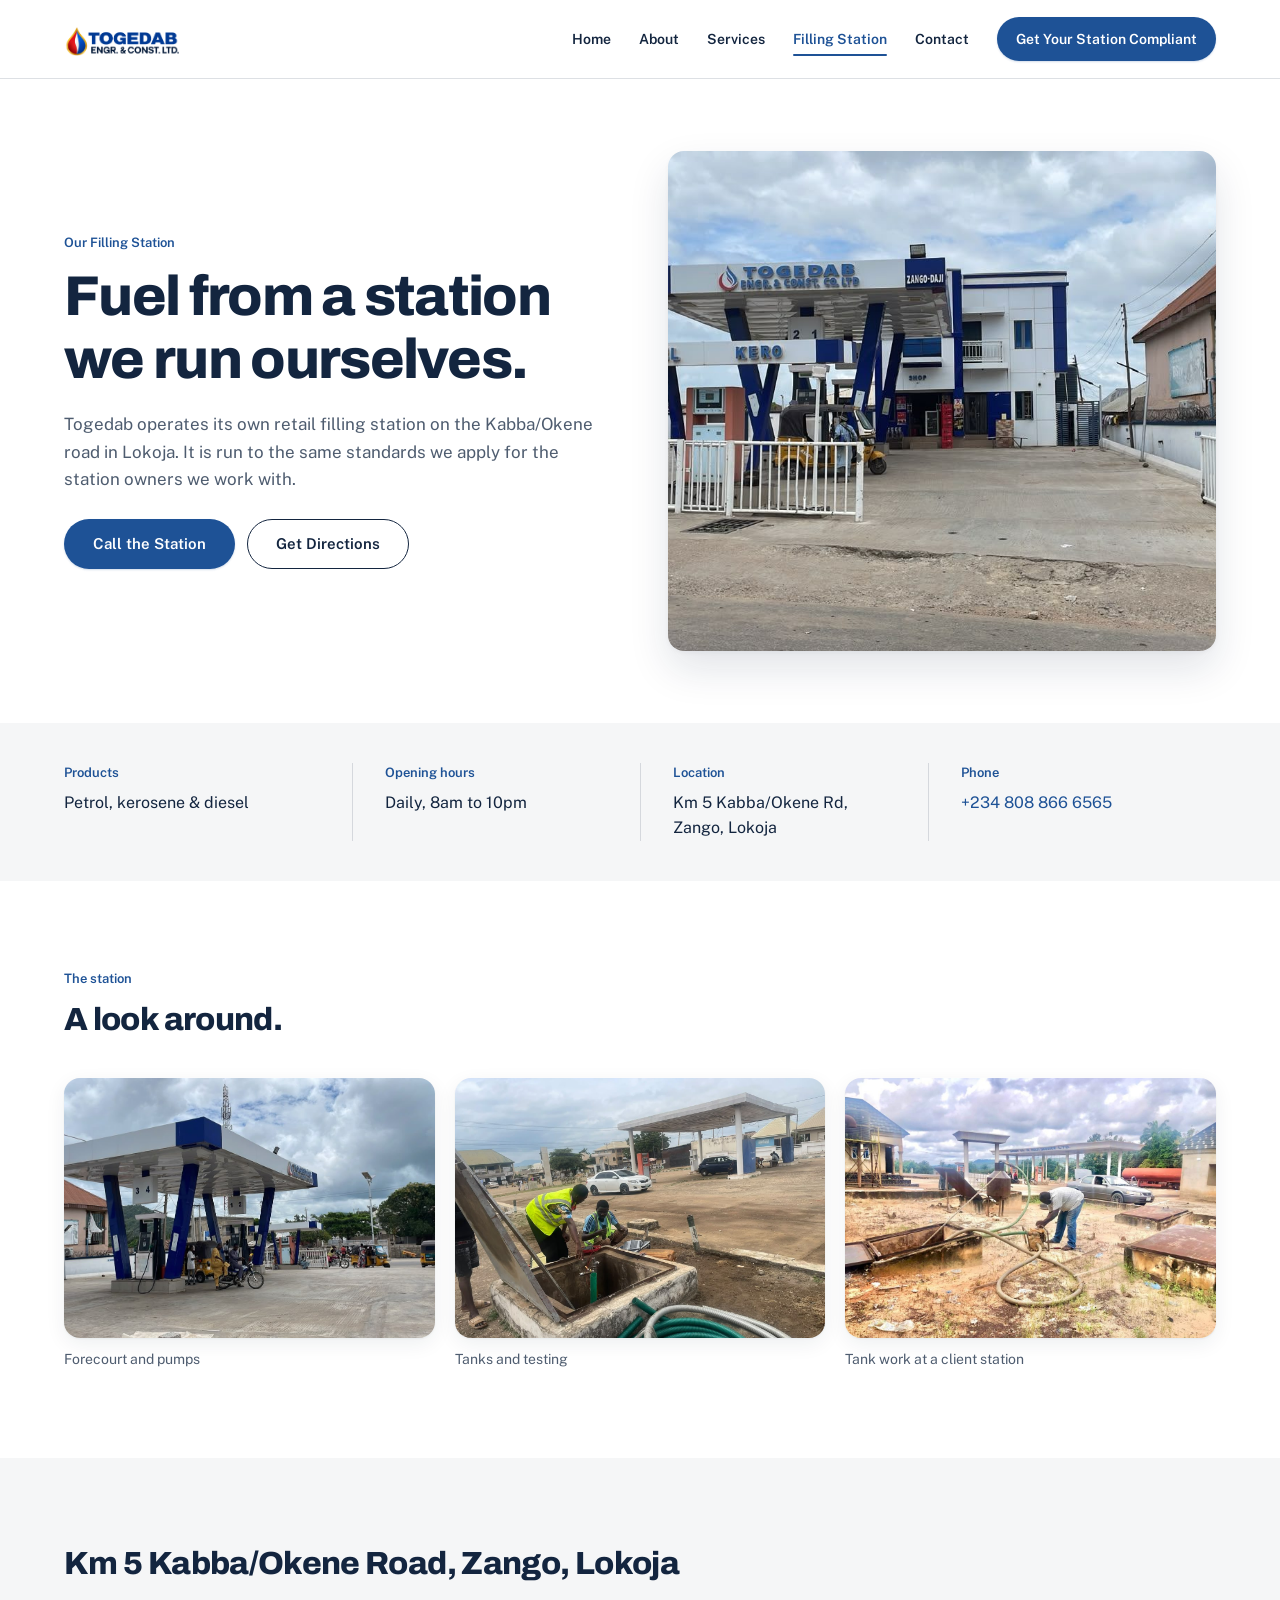
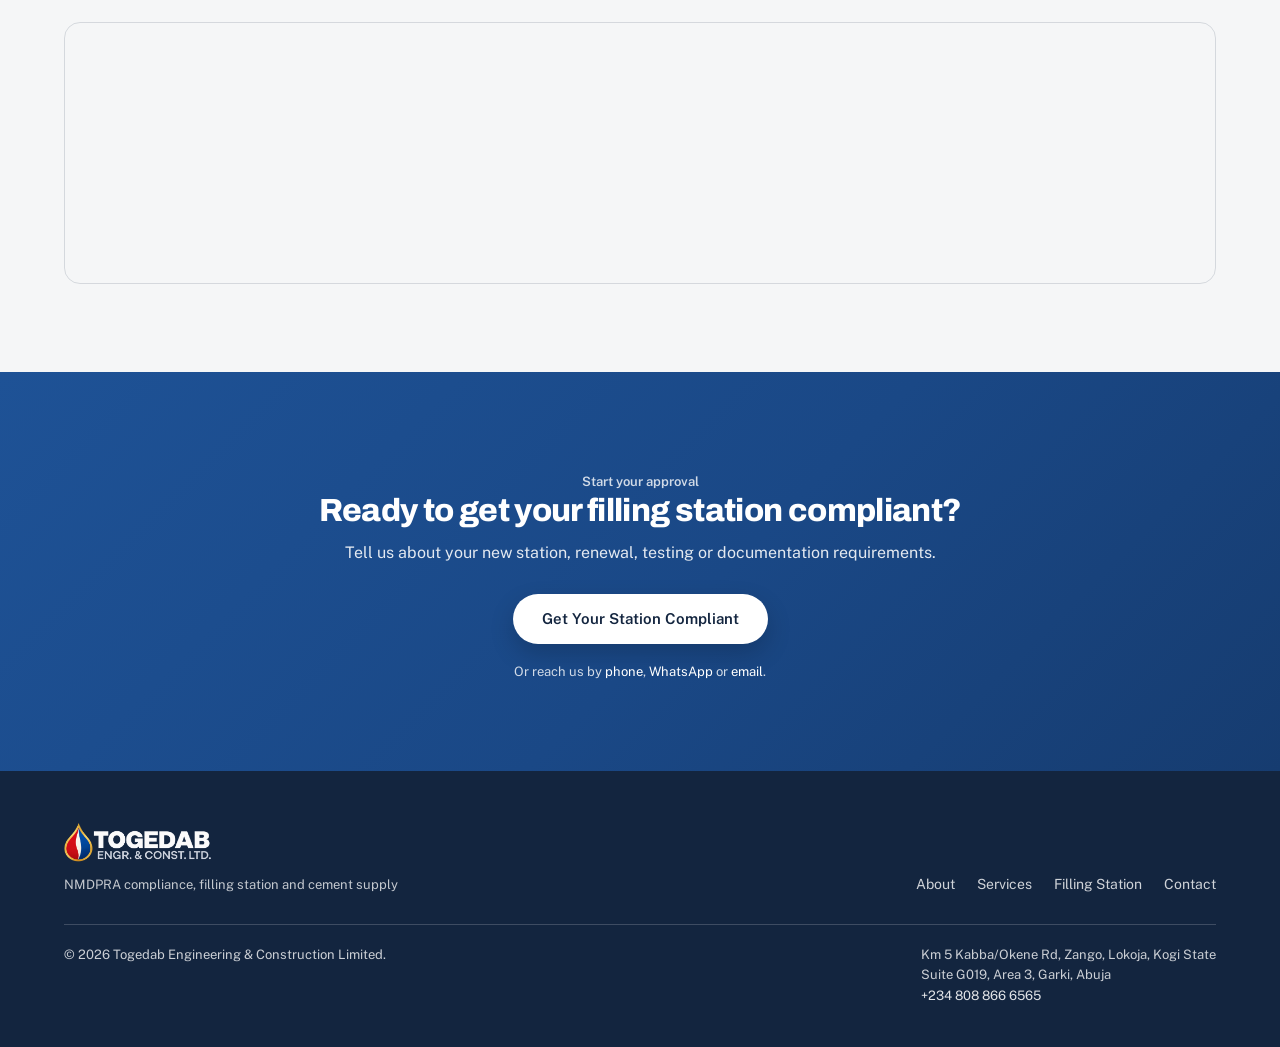
<file: filling-station.html>
<!DOCTYPE html>
<html lang="en">
<head>
<meta charset="utf-8">
<meta name="viewport" content="width=device-width, initial-scale=1">
<title>Filling Station | Togedab, Zango, Lokoja</title>
<meta name="description" content="Togedab's retail filling station at Km 5 Kabba/Okene Road, Zango, Lokoja, Kogi State. Petrol, kerosene and diesel, open daily 8am to 10pm.">
<link rel="icon" href="images/favicon.png">
<link rel="apple-touch-icon" href="images/favicon.png">
<meta name="theme-color" content="#FFFFFF">
<link rel="preconnect" href="https://fonts.googleapis.com">
<link rel="preconnect" href="https://fonts.gstatic.com" crossorigin>
<link href="https://fonts.googleapis.com/css2?family=Archivo:wght@700;800;900&family=Public+Sans:wght@400;600;700&display=swap" rel="stylesheet">
<link rel="stylesheet" href="style.css">
</head>
<body>
<a class="skip-link" href="#main">Skip to content</a>

<header class="site-header">
  <div class="wrap">
    <a class="brand" href="index.html" aria-label="Togedab home"><img src="images/logo.png" alt="Togedab Engineering &amp; Construction Company Ltd"></a>
    <button class="nav-toggle" type="button" aria-expanded="false" aria-controls="primary-nav" aria-label="Menu">
      <svg width="24" height="24" viewBox="0 0 24 24" fill="none" stroke="currentColor" stroke-width="1.8"><path d="M3 6h18M3 12h18M3 18h18"/></svg>
    </button>
    <nav class="nav" id="primary-nav">
      <a href="index.html">Home</a>
      <a href="about.html">About</a>
      <a href="services.html">Services</a>
      <a href="filling-station.html" aria-current="page">Filling Station</a>
      <a href="contact.html">Contact</a>
      <a class="btn btn--primary" href="contact.html">Get Your Station Compliant</a>
    </nav>
  </div>
</header>

<main id="main">

  <section class="hero">
    <div class="wrap">
      <div>
        <p class="eyebrow">Our Filling Station</p>
        <h1>Fuel from a station we run ourselves.</h1>
        <p class="lede">Togedab operates its own retail filling station on the Kabba/Okene road in Lokoja. It is run to the same standards we apply for the station owners we work with.</p>
        <div class="hero-actions">
          <a class="btn btn--primary" href="tel:+2348088666565">Call the Station</a>
          <a class="btn btn--ghost" href="https://www.google.com/maps/search/?api=1&amp;query=Km+5+Kabba+Okene+Road+Zango+Lokoja+Kogi+State" target="_blank" rel="noopener">Get Directions</a>
        </div>
      </div>
      <div class="hero-photo">
        <img src="images/station-front.jpg" width="660" height="500" alt="The Togedab filling station at Zango-Daji, Lokoja.">
      </div>
    </div>
  </section>

  <section class="section section--paper" style="padding-block:40px">
    <div class="wrap">
      <div class="detail-strip">
        <div class="d"><div class="k">Products</div><div class="v">Petrol, kerosene &amp; diesel</div></div>
        <div class="d"><div class="k">Opening hours</div><div class="v">Daily, 8am to 10pm</div></div>
        <div class="d"><div class="k">Location</div><div class="v">Km 5 Kabba/Okene Rd, Zango, Lokoja</div></div>
        <div class="d"><div class="k">Phone</div><div class="v"><a href="tel:+2348088666565">+234 808 866 6565</a></div></div>
      </div>
    </div>
  </section>

  <section class="section section--white">
    <div class="wrap">
      <div class="section-head">
        <p class="eyebrow">The station</p>
        <h2>A look around.</h2>
      </div>
      <div class="gallery">
        <figure class="shot"><img src="images/forecourt.jpg" alt="Forecourt and fuel pumps at the Togedab station."><figcaption>Forecourt and pumps</figcaption></figure>
        <figure class="shot"><img src="images/tank-chamber.jpg" alt="Staff working in an open tank chamber during testing."><figcaption>Tanks and testing</figcaption></figure>
        <figure class="shot"><img src="images/field-testing.jpg" alt="A technician testing tank lines at a client filling station."><figcaption>Tank work at a client station</figcaption></figure>
      </div>
    </div>
  </section>

  <section class="section section--paper">
    <div class="wrap">
      <div class="section-head">
        <h2>Km 5 Kabba/Okene Road, Zango, Lokoja</h2>
      </div>
      <div class="map-embed">
        <!-- Replace the src with your own Google Maps embed link before launch. -->
        <iframe
          title="Map showing the Togedab filling station in Zango, Lokoja"
          src="https://www.google.com/maps?q=Zango%20Lokoja%20Kogi%20State&output=embed"
          loading="lazy" referrerpolicy="no-referrer-when-downgrade"></iframe>
      </div>
    </div>
  </section>

  <section class="cta-band">
    <div class="wrap">
      <p class="eyebrow">Start your approval</p>
      <h2>Ready to get your filling station compliant?</h2>
      <p>Tell us about your new station, renewal, testing or documentation requirements.</p>
      <p><a class="btn btn--onDark" href="contact.html">Get Your Station Compliant</a></p>
      <p class="channels">
        Or reach us by <a href="tel:+2348088666565">phone</a>,
        <a href="https://wa.me/2347034444424">WhatsApp</a> or
        <a href="mailto:togedabtea@gmail.com">email</a>.
      </p>
    </div>
  </section>

</main>

<footer class="site-footer">
  <div class="wrap">
    <div class="top">
      <div>
        <img class="logo" src="images/logo-light.png" alt="Togedab Engineering &amp; Construction Company Ltd">
        <p class="tagline">NMDPRA compliance, filling station and cement supply</p>
      </div>
      <nav aria-label="Footer">
        <a href="about.html">About</a>
        <a href="services.html">Services</a>
        <a href="filling-station.html">Filling Station</a>
        <a href="contact.html">Contact</a>
      </nav>
    </div>
    <hr>
    <div class="bottom">
      <p>&copy; <span data-year>2026</span> Togedab Engineering &amp; Construction Limited.</p>
      <p>Km 5 Kabba/Okene Rd, Zango, Lokoja, Kogi State<br>Suite G019, Area 3, Garki, Abuja<br><a href="tel:+2348088666565">+234 808 866 6565</a></p>
    </div>
  </div>
</footer>

<div class="action-bar">
  <a class="icon-btn" href="tel:+2348088666565" aria-label="Call Togedab"><svg width="22" height="22" viewBox="0 0 24 24" fill="none" stroke="currentColor" stroke-width="1.7"><path d="M22 16.9v3a2 2 0 01-2.2 2 19.8 19.8 0 01-8.6-3.1 19.5 19.5 0 01-6-6 19.8 19.8 0 01-3.1-8.7A2 2 0 014.1 2h3a2 2 0 012 1.7c.1.9.3 1.8.6 2.6a2 2 0 01-.5 2.1L8 9.6a16 16 0 006 6l1.2-1.2a2 2 0 012.1-.5c.8.3 1.7.5 2.6.6a2 2 0 011.7 2z"/></svg></a>
  <a class="icon-btn" href="https://wa.me/2347034444424" aria-label="Message Togedab on WhatsApp"><svg width="22" height="22" viewBox="0 0 24 24" fill="none" stroke="#1FA855" stroke-width="1.7"><path d="M21 11.5a8.5 8.5 0 01-12.5 7.5L3 21l2-5.5A8.5 8.5 0 1121 11.5z"/></svg></a>
  <a class="btn btn--primary" href="contact.html"><span>Get <span class="xs-hide">Your Station </span>Compliant</span></a>
</div>

<script src="main.js"></script>
</body>
</html>
</file>
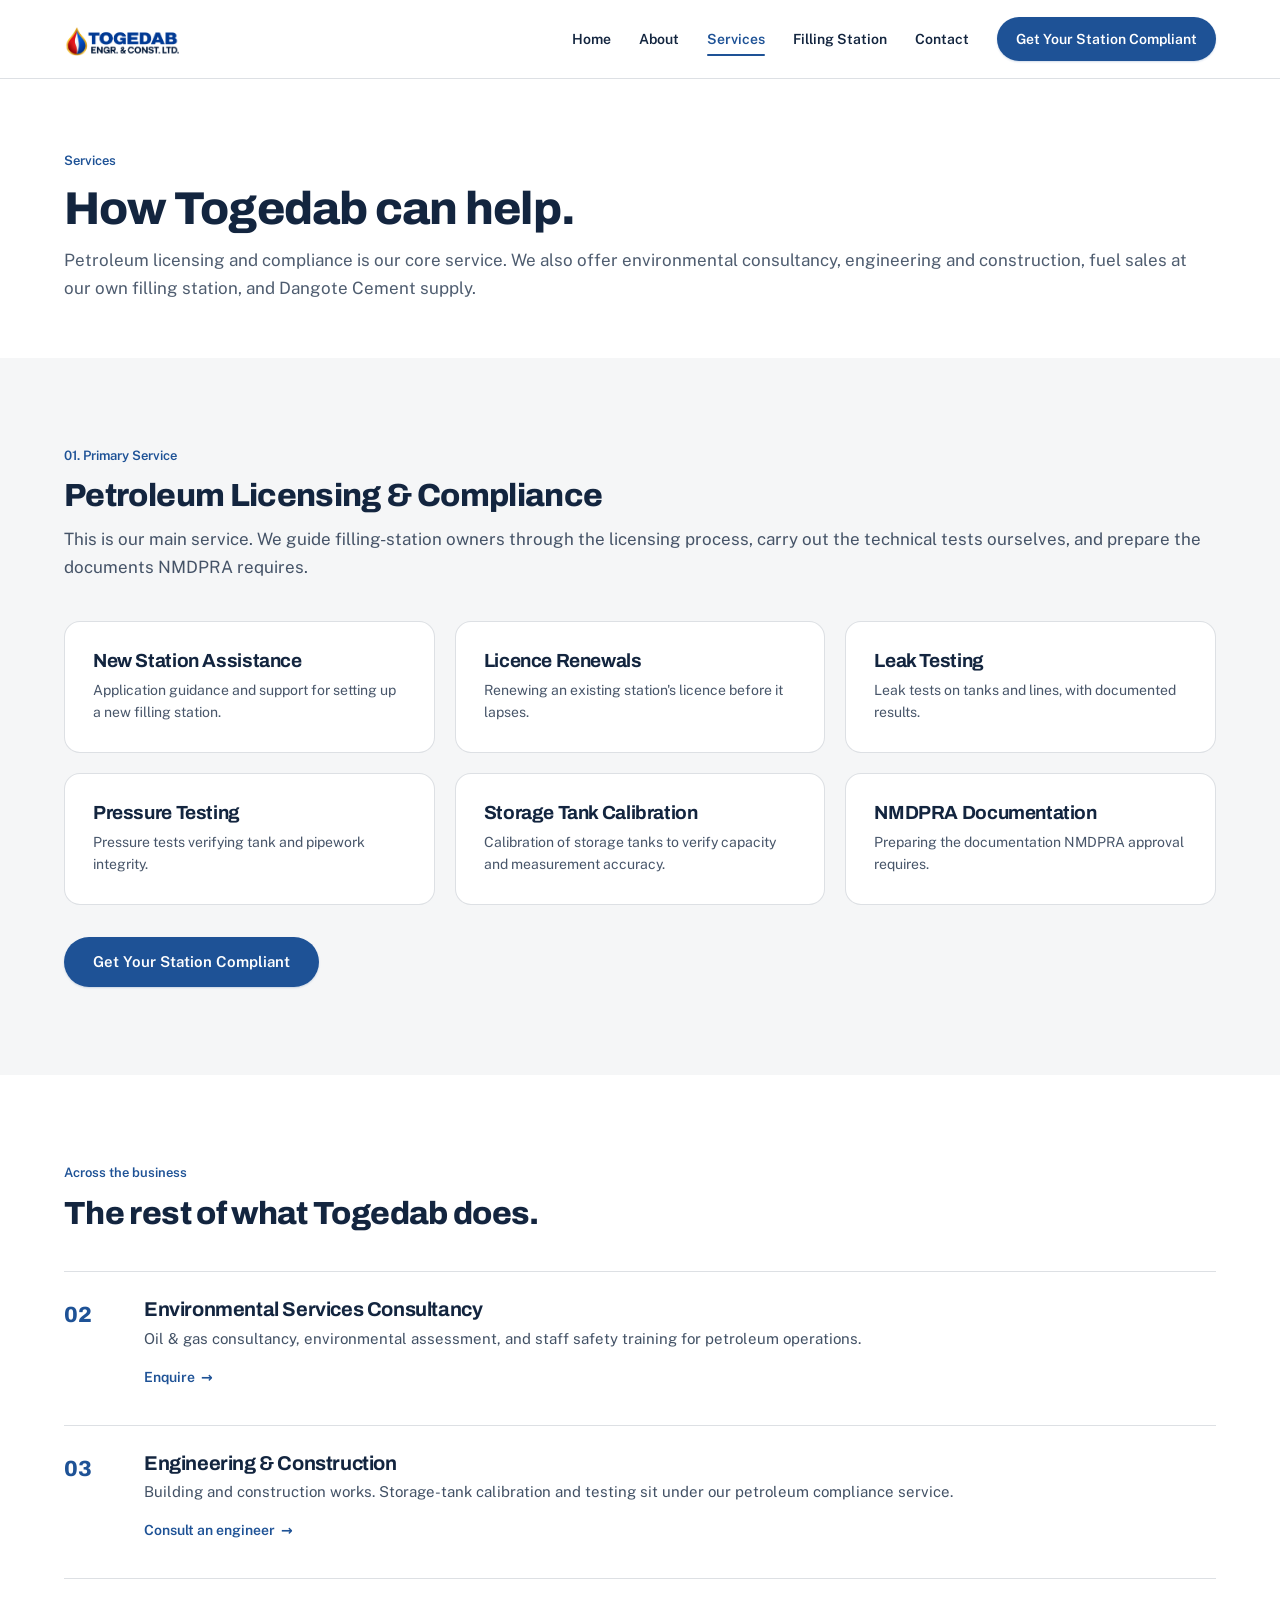
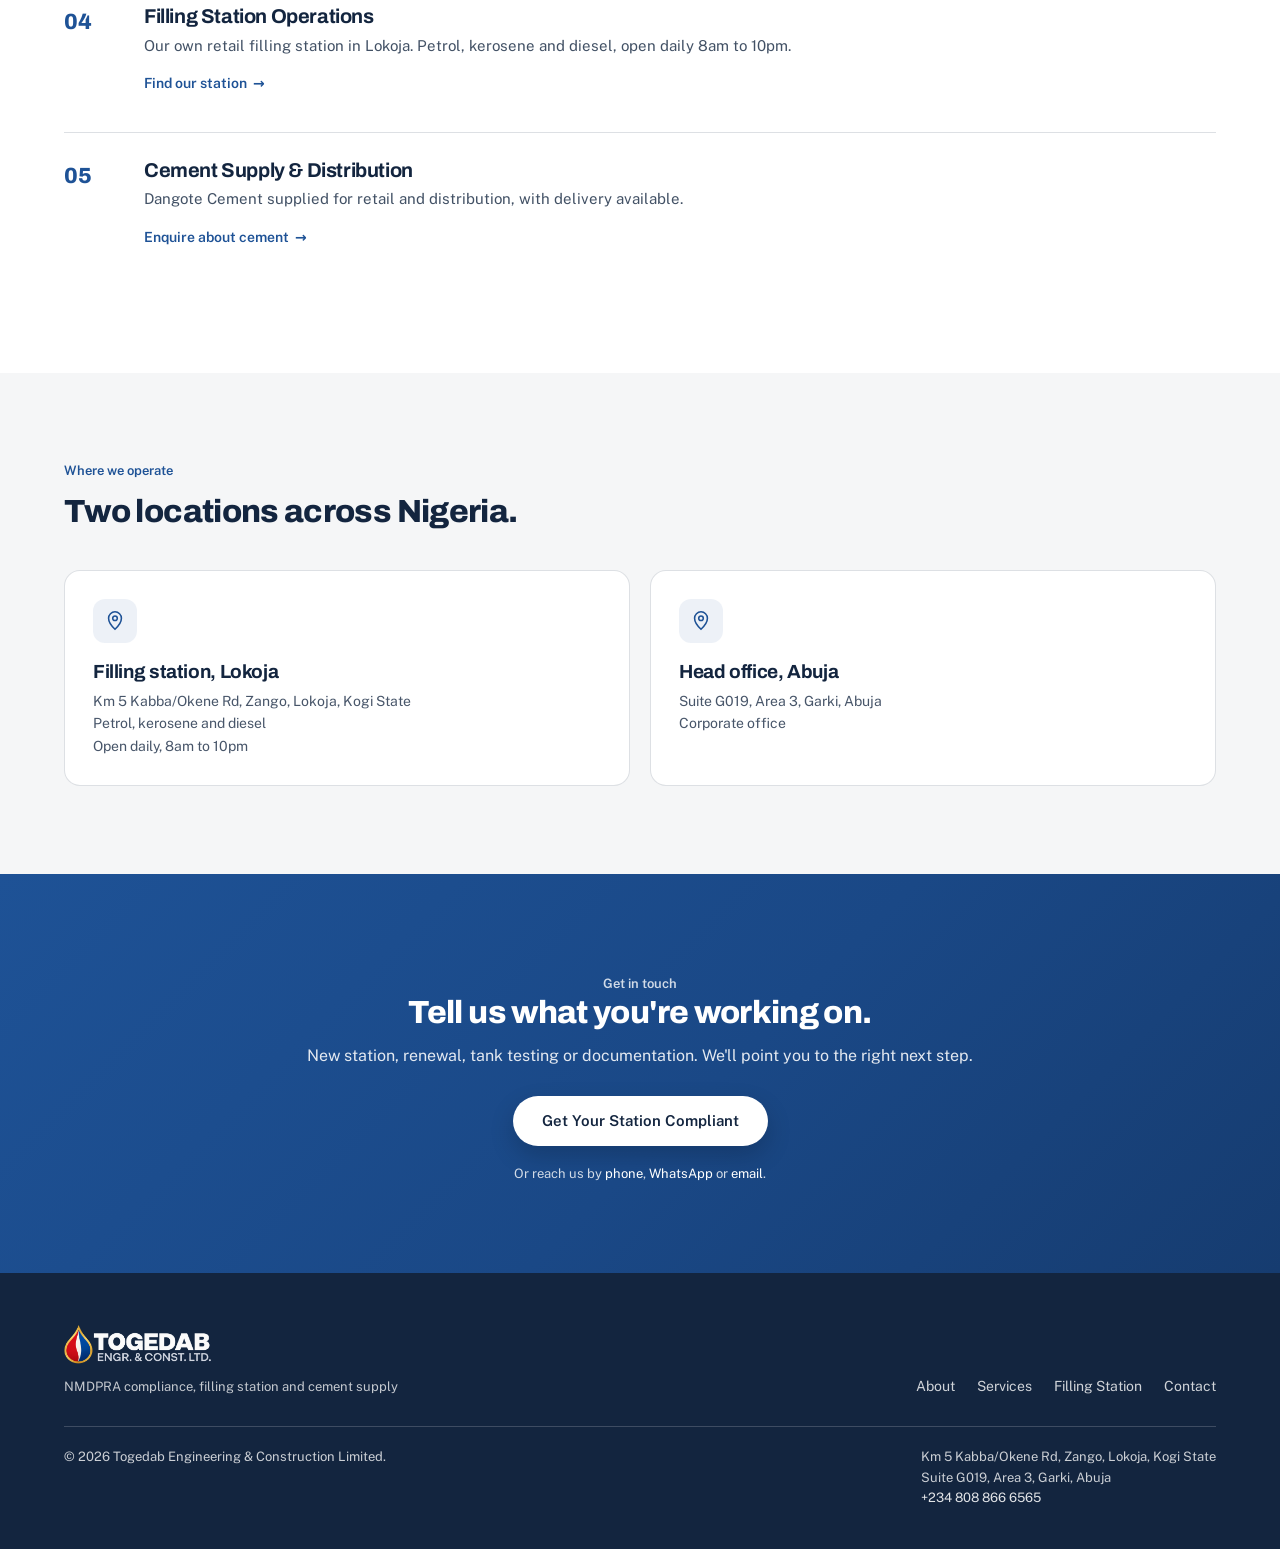
<file: services.html>
<!DOCTYPE html>
<html lang="en">
<head>
<meta charset="utf-8">
<meta name="viewport" content="width=device-width, initial-scale=1">
<title>Services | Togedab Engineering &amp; Construction Limited</title>
<meta name="description" content="Petroleum licensing and compliance, environmental services consultancy, engineering and construction, filling station operations, and Dangote Cement supply.">
<link rel="icon" href="images/favicon.png">
<link rel="apple-touch-icon" href="images/favicon.png">
<meta name="theme-color" content="#FFFFFF">
<link rel="preconnect" href="https://fonts.googleapis.com">
<link rel="preconnect" href="https://fonts.gstatic.com" crossorigin>
<link href="https://fonts.googleapis.com/css2?family=Archivo:wght@700;800;900&family=Public+Sans:wght@400;600;700&display=swap" rel="stylesheet">
<link rel="stylesheet" href="style.css">
</head>
<body>
<a class="skip-link" href="#main">Skip to content</a>

<header class="site-header">
  <div class="wrap">
    <a class="brand" href="index.html" aria-label="Togedab home"><img src="images/logo.png" alt="Togedab Engineering &amp; Construction Company Ltd"></a>
    <button class="nav-toggle" type="button" aria-expanded="false" aria-controls="primary-nav" aria-label="Menu">
      <svg width="24" height="24" viewBox="0 0 24 24" fill="none" stroke="currentColor" stroke-width="1.8"><path d="M3 6h18M3 12h18M3 18h18"/></svg>
    </button>
    <nav class="nav" id="primary-nav">
      <a href="index.html">Home</a>
      <a href="about.html">About</a>
      <a href="services.html" aria-current="page">Services</a>
      <a href="filling-station.html">Filling Station</a>
      <a href="contact.html">Contact</a>
      <a class="btn btn--primary" href="contact.html">Get Your Station Compliant</a>
    </nav>
  </div>
</header>

<main id="main">

  <section class="page-head">
    <div class="wrap">
      <p class="eyebrow">Services</p>
      <h1>How Togedab can help.</h1>
      <p>Petroleum licensing and compliance is our core service. We also offer environmental consultancy, engineering and construction, fuel sales at our own filling station, and Dangote Cement supply.</p>
    </div>
  </section>

  <!-- 01 Flagship -->
  <section class="section section--paper">
    <div class="wrap">
      <div class="section-head">
        <p class="eyebrow">01. Primary Service</p>
        <h2>Petroleum Licensing &amp; Compliance</h2>
        <p>This is our main service. We guide filling-station owners through the licensing process, carry out the technical tests ourselves, and prepare the documents NMDPRA requires.</p>
      </div>

      <div class="grid grid--3">
        <article class="card"><h3>New Station Assistance</h3><p>Application guidance and support for setting up a new filling station.</p></article>
        <article class="card"><h3>Licence Renewals</h3><p>Renewing an existing station's licence before it lapses.</p></article>
        <article class="card"><h3>Leak Testing</h3><p>Leak tests on tanks and lines, with documented results.</p></article>
        <article class="card"><h3>Pressure Testing</h3><p>Pressure tests verifying tank and pipework integrity.</p></article>
        <article class="card"><h3>Storage Tank Calibration</h3><p>Calibration of storage tanks to verify capacity and measurement accuracy.</p></article>
        <article class="card"><h3>NMDPRA Documentation</h3><p>Preparing the documentation NMDPRA approval requires.</p></article>
      </div>

      <p style="margin-top:32px"><a class="btn btn--primary" href="contact.html">Get Your Station Compliant</a></p>
    </div>
  </section>

  <!-- Other services -->
  <section class="section section--white">
    <div class="wrap">
      <div class="section-head">
        <p class="eyebrow">Across the business</p>
        <h2>The rest of what Togedab does.</h2>
      </div>

      <div class="svc-row">
        <div class="n">02</div>
        <div>
          <h3>Environmental Services Consultancy</h3>
          <p>Oil &amp; gas consultancy, environmental assessment, and staff safety training for petroleum operations.</p>
          <a class="more" href="contact.html">Enquire</a>
        </div>
      </div>

      <div class="svc-row">
        <div class="n">03</div>
        <div>
          <h3>Engineering &amp; Construction</h3>
          <p>Building and construction works. Storage-tank calibration and testing sit under our petroleum compliance service.</p>
          <a class="more" href="contact.html">Consult an engineer</a>
        </div>
      </div>

      <div class="svc-row">
        <div class="n">04</div>
        <div>
          <h3>Filling Station Operations</h3>
          <p>Our own retail filling station in Lokoja. Petrol, kerosene and diesel, open daily 8am to 10pm.</p>
          <a class="more" href="filling-station.html">Find our station</a>
        </div>
      </div>

      <div class="svc-row">
        <div class="n">05</div>
        <div>
          <h3>Cement Supply &amp; Distribution</h3>
          <p>Dangote Cement supplied for retail and distribution, with delivery available.</p>
          <a class="more" href="contact.html">Enquire about cement</a>
        </div>
      </div>
    </div>
  </section>

  <!-- Locations -->
  <section class="section section--paper">
    <div class="wrap">
      <div class="section-head">
        <p class="eyebrow">Where we operate</p>
        <h2>Two locations across Nigeria.</h2>
      </div>
      <div class="grid grid--2">
        <article class="card">
          <div class="icon"><svg width="22" height="22" viewBox="0 0 24 24" fill="none" stroke="currentColor" stroke-width="1.7"><path d="M12 21s7-6.5 7-12a7 7 0 10-14 0c0 5.5 7 12 7 12z"/><circle cx="12" cy="9" r="2.5"/></svg></div>
          <h3>Filling station, Lokoja</h3>
          <p>Km 5 Kabba/Okene Rd, Zango, Lokoja, Kogi State<br>Petrol, kerosene and diesel<br>Open daily, 8am to 10pm</p>
        </article>
        <article class="card">
          <div class="icon"><svg width="22" height="22" viewBox="0 0 24 24" fill="none" stroke="currentColor" stroke-width="1.7"><path d="M12 21s7-6.5 7-12a7 7 0 10-14 0c0 5.5 7 12 7 12z"/><circle cx="12" cy="9" r="2.5"/></svg></div>
          <h3>Head office, Abuja</h3>
          <p>Suite G019, Area 3, Garki, Abuja<br>Corporate office</p>
        </article>
      </div>
    </div>
  </section>

  <section class="cta-band">
    <div class="wrap">
      <p class="eyebrow">Get in touch</p>
      <h2>Tell us what you're working on.</h2>
      <p>New station, renewal, tank testing or documentation. We'll point you to the right next step.</p>
      <p><a class="btn btn--onDark" href="contact.html">Get Your Station Compliant</a></p>
      <p class="channels">
        Or reach us by <a href="tel:+2348088666565">phone</a>,
        <a href="https://wa.me/2347034444424">WhatsApp</a> or
        <a href="mailto:togedabtea@gmail.com">email</a>.
      </p>
    </div>
  </section>

</main>

<footer class="site-footer">
  <div class="wrap">
    <div class="top">
      <div>
        <img class="logo" src="images/logo-light.png" alt="Togedab Engineering &amp; Construction Company Ltd">
        <p class="tagline">NMDPRA compliance, filling station and cement supply</p>
      </div>
      <nav aria-label="Footer">
        <a href="about.html">About</a>
        <a href="services.html">Services</a>
        <a href="filling-station.html">Filling Station</a>
        <a href="contact.html">Contact</a>
      </nav>
    </div>
    <hr>
    <div class="bottom">
      <p>&copy; <span data-year>2026</span> Togedab Engineering &amp; Construction Limited.</p>
      <p>Km 5 Kabba/Okene Rd, Zango, Lokoja, Kogi State<br>Suite G019, Area 3, Garki, Abuja<br><a href="tel:+2348088666565">+234 808 866 6565</a></p>
    </div>
  </div>
</footer>

<div class="action-bar">
  <a class="icon-btn" href="tel:+2348088666565" aria-label="Call Togedab"><svg width="22" height="22" viewBox="0 0 24 24" fill="none" stroke="currentColor" stroke-width="1.7"><path d="M22 16.9v3a2 2 0 01-2.2 2 19.8 19.8 0 01-8.6-3.1 19.5 19.5 0 01-6-6 19.8 19.8 0 01-3.1-8.7A2 2 0 014.1 2h3a2 2 0 012 1.7c.1.9.3 1.8.6 2.6a2 2 0 01-.5 2.1L8 9.6a16 16 0 006 6l1.2-1.2a2 2 0 012.1-.5c.8.3 1.7.5 2.6.6a2 2 0 011.7 2z"/></svg></a>
  <a class="icon-btn" href="https://wa.me/2347034444424" aria-label="Message Togedab on WhatsApp"><svg width="22" height="22" viewBox="0 0 24 24" fill="none" stroke="#1FA855" stroke-width="1.7"><path d="M21 11.5a8.5 8.5 0 01-12.5 7.5L3 21l2-5.5A8.5 8.5 0 1121 11.5z"/></svg></a>
  <a class="btn btn--primary" href="contact.html"><span>Get <span class="xs-hide">Your Station </span>Compliant</span></a>
</div>

<script src="main.js"></script>
</body>
</html>
</file>
<file: style.css>
/* Togedab Engineering & Construction Limited */

:root {
  /* Colour */
  --ink:        #13253F;   /* deep navy, body text and dark sections */
  --primary:    #1E5296;   /* logo blue, buttons and links */
  --primary-2:  #2E68B4;
  --white:      #FFFFFF;
  --paper:      #F5F6F7;   /* light grey section background */
  --flame:      #C43B2C;   /* logo only, never UI */
  --line:       rgba(19, 37, 63, 0.14);
  --line-dark:  rgba(255, 255, 255, 0.18);
  --chip:       rgba(19, 37, 63, 0.06);
  --tint:       rgba(30, 82, 150, 0.08);

  /* Radius */
  --radius:      16px;     /* cards, photos, image tiles, map */
  --radius-hero: 20px;     /* hero photo tiles */
  --radius-tag:  6px;      /* small tags and chips */
  --radius-pill: 999px;    /* buttons and CTAs */

  /* Type */
  --display: "Archivo", "Segoe UI", system-ui, sans-serif;
  --body:    "Public Sans", "Segoe UI", system-ui, sans-serif;

  /* Space */
  --gutter:    64px;       /* side gutters */
  --section-y: 88px;       /* section top and bottom */
  --block:     40px;       /* between blocks inside a section */
  --head-gap:  12px;       /* inside a section heading group */
  --maxw:      1440px;

  /* Depth and motion */
  --shadow:    0 1px 2px rgba(19, 37, 63, .05), 0 6px 20px rgba(19, 37, 63, .07);
  --shadow-lg: 0 2px 4px rgba(19, 37, 63, .04), 0 18px 40px rgba(19, 37, 63, .12);
  --ease:      cubic-bezier(.2, .7, .2, 1);
}

/* ---------- Reset ---------- */
*, *::before, *::after { box-sizing: border-box; }
html { -webkit-text-size-adjust: 100%; scroll-behavior: smooth; }
body {
  margin: 0;
  font-family: var(--body);
  font-size: 16px;
  line-height: 1.6;
  color: var(--ink);
  background: var(--white);
  -webkit-font-smoothing: antialiased;
}
img { max-width: 100%; display: block; }
a { color: var(--primary); text-decoration: none; }
a:hover { text-decoration: underline; }
h1, h2, h3, h4 { font-family: var(--display); margin: 0; line-height: 1.12; letter-spacing: -0.02em; }
p { margin: 0; }
ul, ol { margin: 0; padding: 0; list-style: none; }
::selection { background: rgba(30, 82, 150, .18); }

/* Accessible focus, visible on light and dark backgrounds */
:focus-visible { outline: 3px solid var(--primary-2); outline-offset: 2px; border-radius: 4px; }
.site-footer :focus-visible, .cta-band :focus-visible { outline-color: #9CC3F0; }

.skip-link {
  position: absolute; left: -9999px; top: 0;
  background: var(--primary); color: #fff; padding: 12px 18px; z-index: 200;
}
.skip-link:focus { left: 8px; top: 8px; }

/* ---------- Layout ---------- */
.wrap { max-width: var(--maxw); margin: 0 auto; padding: 0 var(--gutter); }
.section { padding: var(--section-y) 0; }
.section--paper { background: var(--paper); }
.section--white { background: var(--white); }

.section-head { margin-bottom: var(--block); }
.eyebrow { font-size: 13px; font-weight: 600; color: var(--primary); margin-bottom: var(--head-gap); }
.cta-band .eyebrow { color: rgba(255, 255, 255, .8); }
.section-head .eyebrow, .page-head .eyebrow { margin-top: 0; font-size: 13px; color: var(--primary); }
.section-head h2 { font-size: clamp(26px, 3.2vw, 32px); font-weight: 800; }
.section-head p { margin-top: var(--head-gap); color: rgba(19,37,63,.78); font-size: 17px; }

/* ---------- Header ---------- */
.site-header {
  position: sticky; top: 0; z-index: 100;
  background: rgba(255, 255, 255, .92);
  -webkit-backdrop-filter: saturate(180%) blur(12px); backdrop-filter: saturate(180%) blur(12px);
  border-bottom: 1px solid var(--line);
  transition: box-shadow .25s ease, border-color .25s ease;
}
.site-header.is-scrolled { box-shadow: 0 6px 24px rgba(19, 37, 63, .08); border-bottom-color: transparent; }
.site-header .wrap {
  display: flex; align-items: center; justify-content: space-between;
  min-height: 78px; gap: 24px;
}
.brand { display: inline-flex; align-items: center; }
.brand img { height: 34px; width: auto; }
.nav { display: flex; align-items: center; gap: 28px; }
.nav a { color: var(--ink); font-size: 14px; font-weight: 600; text-decoration: none; }
.nav a:hover { color: var(--primary); text-decoration: none; }
.nav a[aria-current="page"] { color: var(--primary); }
.nav a.btn--primary, .nav a.btn--primary:hover { color: #fff; }
.nav .btn { padding: 11px 18px; }

.nav-toggle {
  display: none; background: none; border: 0; padding: 10px; cursor: pointer;
  color: var(--ink);
}

@media (min-width: 961px) {
  .nav a:not(.btn) { position: relative; padding: 6px 0; }
  .nav a:not(.btn)::after {
    content: ""; position: absolute; left: 0; right: 0; bottom: 0; height: 2px; border-radius: 2px;
    background: var(--primary); transform: scaleX(0); transform-origin: left;
    transition: transform .25s var(--ease);
  }
  .nav a:not(.btn):hover::after, .nav a[aria-current="page"]::after { transform: scaleX(1); }
}

/* ---------- Buttons (full pill) ---------- */
.btn {
  display: inline-flex; align-items: center; justify-content: center; text-align: center;
  min-height: 44px; padding: 15px 28px; border-radius: var(--radius-pill);
  font-family: var(--body); font-size: 15px; font-weight: 600; line-height: 1.2;
  border: 1px solid transparent; cursor: pointer; text-decoration: none;
  transition: background-color .2s ease, color .2s ease, border-color .2s ease,
              box-shadow .2s ease, transform .2s var(--ease);
}
.btn:hover { text-decoration: none; }
.btn:active { transform: translateY(0); }
.btn--primary { background: var(--primary); color: #fff; box-shadow: 0 1px 2px rgba(30, 82, 150, .2); }
.btn--primary:hover { background: var(--primary-2); box-shadow: 0 10px 22px rgba(30, 82, 150, .28); transform: translateY(-1px); }
.btn--ghost { background: transparent; color: var(--ink); border-color: var(--ink); }
.btn--ghost:hover { background: var(--ink); color: #fff; transform: translateY(-1px); }
.btn--outline { background: transparent; color: var(--ink); border-color: rgba(19, 37, 63, .25); }
.btn--outline:hover { border-color: var(--ink); transform: translateY(-1px); }
.btn--onDark { background: #fff; color: var(--ink); box-shadow: 0 10px 24px rgba(0, 0, 0, .18); }
.btn--onDark:hover { background: var(--paper); transform: translateY(-1px); }
.btn--block { width: 100%; }

/* ---------- Homepage hero: centred editorial block ---------- */
.hero-home { background: var(--white); padding: 40px 0 0; text-align: center; }
.hero-home__copy {
  display: flex; flex-direction: column; align-items: center; gap: 22px;
  padding: 0 var(--gutter) 56px;
}
.eyebrow-row {
  display: flex; align-items: center; gap: 14px;
  font-size: 12px; font-weight: 600; letter-spacing: .08em; text-transform: uppercase;
  color: var(--primary);
}
.eyebrow-row::before, .eyebrow-row::after {
  content: ""; width: 40px; height: 1px; background: rgba(19, 37, 63, .25);
}
.hero-home h1 {
  max-width: 1000px;
  font-size: clamp(40px, 5.5vw, 76px); font-weight: 900; line-height: .97; letter-spacing: -0.04em;
}
.hero-home h1 .accent { color: var(--primary); }
.hero-home .lede { max-width: 640px; font-size: 19px; line-height: 1.58; color: rgba(19, 37, 63, .72); }
.hero-home .hero-actions { display: flex; flex-wrap: wrap; justify-content: center; gap: 12px; padding-top: 10px; }

.hero-band {
  display: grid; grid-template-columns: repeat(4, 1fr); gap: 16px;
  max-width: var(--maxw); margin: 0 auto; padding: 0 var(--gutter);
}
.band-tile {
  position: relative; height: 320px; margin: 0;
  border-radius: var(--radius-hero); overflow: hidden; background: var(--paper);
}
.band-tile img { width: 100%; height: 100%; object-fit: cover; }
.band-tile::after {
  content: ""; position: absolute; inset: 0;
  background: linear-gradient(180deg, rgba(12, 24, 42, 0) 35%, rgba(12, 24, 42, .82) 100%);
}
.band-tile figcaption {
  position: absolute; left: 20px; right: 20px; bottom: 20px; z-index: 1;
  color: #fff; font-size: 14px; font-weight: 600; text-align: left; line-height: 1.3;
}

/* ---------- Facts row ---------- */
.facts {
  display: grid; grid-template-columns: repeat(4, 1fr); gap: 16px;
  padding-top: var(--block); padding-bottom: 88px;
}
.facts-row + .section { padding-top: 0; }
.fact {
  display: flex; flex-direction: column; gap: 6px;
  background: var(--paper); border-radius: var(--radius); padding: 24px 26px;
}
.fact .n { font-family: var(--display); font-size: 36px; font-weight: 900; letter-spacing: -0.02em; line-height: 1.1; color: var(--primary); }
.fact .l { font-size: 14px; color: rgba(19, 37, 63, .72); }
.fact--ink { background: var(--ink); }
.fact--ink .n { color: #fff; font-size: 26px; }
.fact--ink .l { color: rgba(255, 255, 255, .8); }

/* ---------- Page hero (Filling Station page) ---------- */
.hero { background: var(--white); padding: 72px 0; }
.hero .wrap { display: grid; grid-template-columns: 1fr 1fr; gap: 56px; align-items: center; }
.hero h1 { font-size: clamp(34px, 5vw, 56px); font-weight: 800; letter-spacing: -0.03em; }
.hero p.lede { margin-top: 20px; color: rgba(19,37,63,.75); font-size: 17px; }
.hero-actions { display: flex; flex-wrap: wrap; gap: 12px; margin-top: 26px; }
.hero-photo { border-radius: var(--radius); overflow: hidden; box-shadow: var(--shadow-lg); }
.hero-photo img { width: 100%; height: 500px; object-fit: cover; }

/* ---------- Page header ---------- */
.page-head { background: var(--white); padding: 72px 0 56px; }
.page-head h1 { font-size: clamp(30px, 4.4vw, 46px); font-weight: 800; }
.page-head p { margin-top: var(--head-gap); color: rgba(19,37,63,.75); font-size: 17px; }

/* ---------- Card grids ---------- */
.grid { display: grid; gap: 20px; align-items: stretch; }
.grid--4 { grid-template-columns: repeat(4, 1fr); }
.grid--3 { grid-template-columns: repeat(3, 1fr); }
.grid--2 { grid-template-columns: repeat(2, 1fr); }

.card {
  background: var(--paper);
  border: 1px solid var(--line);
  border-radius: var(--radius);
  padding: 28px;
}
.section--paper .card { background: var(--white); }
.card .icon {
  width: 44px; height: 44px; border-radius: 12px; background: var(--tint); color: var(--primary);
  display: flex; align-items: center; justify-content: center; margin-bottom: 18px;
}
.card h3 { font-size: 19px; font-weight: 700; margin-bottom: 8px; }
.card p { font-size: 14px; color: rgba(19,37,63,.78); }

/* ---------- Process ---------- */
.process { display: grid; grid-template-columns: 1fr 56px 1fr 56px 1fr; align-items: stretch; }
.step {
  background: var(--white); border: 1px solid var(--line); border-radius: var(--radius);
  padding: 28px 30px; display: flex; flex-direction: column;
}
.step .num { font-family: var(--display); font-size: 40px; font-weight: 900; color: var(--primary); line-height: 1; }
.step h3 { font-size: 21px; font-weight: 700; margin: 16px 0 10px; }
.step p { font-size: 14px; color: rgba(19,37,63,.8); }
.step .tags { display: flex; flex-wrap: wrap; gap: 8px; margin-top: auto; padding-top: 18px; border-top: 1px solid var(--line); }
.step p + .tags { margin-top: 16px; }
.step .tags span {
  font-size: 12px; padding: 6px 10px; border: 1px solid var(--line);
  border-radius: var(--radius-tag); color: rgba(19,37,63,.8);
}
.arrow { display: flex; align-items: center; justify-content: center; width: 56px; color: var(--primary); }

/* ---------- Split section (filling station) ---------- */
.split {
  display: grid; grid-template-columns: 1fr 1fr; align-items: center;
  padding: var(--section-y) max(var(--gutter), calc((100% - var(--maxw)) / 2 + var(--gutter)));
  border-top: 1px solid var(--line);
}
.split__media { height: 340px; border-radius: var(--radius); overflow: hidden; background: var(--paper); }
.split__media img { width: 100%; height: 100%; object-fit: cover; transition: transform .6s var(--ease); }
.split__copy { padding: 0 0 0 56px; display: flex; flex-direction: column; justify-content: center; gap: 14px; }
.split__copy:first-child { padding: 0 56px 0 0; }
.split__copy h2 { font-size: clamp(22px, 2.6vw, 26px); font-weight: 700; }
.split__copy p { color: rgba(19,37,63,.82); }
.split__copy .meta { font-size: 14px; color: rgba(19,37,63,.7); }
.split__copy .btn { align-self: flex-start; }

/* ---------- Why / points ---------- */
.points { display: grid; grid-template-columns: repeat(4, 1fr); gap: 28px; }
.point .rule { width: 30px; height: 3px; background: var(--primary); border-radius: 2px; margin-bottom: 12px; }
.point h3 { font-size: 17px; font-weight: 700; margin-bottom: 8px; }
.point p { font-size: 14px; color: rgba(19,37,63,.78); }

/* ---------- Gallery ---------- */
.gallery { display: grid; grid-template-columns: repeat(3, 1fr); gap: 20px; }
.shot { margin: 0; }
.shot img {
  width: 100%; height: 260px; object-fit: cover; border-radius: var(--radius); box-shadow: var(--shadow);
  transition: transform .4s var(--ease), box-shadow .4s var(--ease);
}
.shot figcaption { margin-top: 10px; font-size: 14px; color: rgba(19,37,63,.75); }

/* ---------- CTA band ---------- */
.cta-band {
  background: linear-gradient(135deg, #1E5296 0%, #1A4886 55%, #163C70 100%);
  color: #fff; text-align: center; padding: var(--section-y) 0;
}
.cta-band h2 { font-size: clamp(24px, 3vw, 32px); font-weight: 800; margin: 0 auto; }
.cta-band p { margin: var(--head-gap) auto 0; color: rgba(255,255,255,.88); }
.cta-band .btn { margin-top: 16px; }
.cta-band .channels { margin-top: 18px; font-size: 13px; color: rgba(255,255,255,.8); }
.cta-band .channels a { color: #fff; }

/* ---------- Footer ---------- */
.site-footer { background: var(--ink); color: #fff; padding: 52px 0 40px; }
.site-footer .top { display: flex; justify-content: space-between; align-items: flex-end; gap: 24px; flex-wrap: wrap; }
.site-footer img.logo { height: 44px; width: auto; }
.site-footer .tagline { margin-top: 8px; font-size: 13px; color: rgba(255,255,255,.75); }
.site-footer nav { display: flex; gap: 22px; flex-wrap: wrap; }
.site-footer nav a { color: rgba(255,255,255,.8); font-size: 14px; }
.site-footer nav a:hover { color: #fff; }
.site-footer hr { border: 0; border-top: 1px solid var(--line-dark); margin: 28px 0 20px; }
.site-footer .bottom { display: flex; justify-content: space-between; gap: 18px; flex-wrap: wrap; font-size: 13px; color: rgba(255,255,255,.78); }
.site-footer .bottom a { color: rgba(255,255,255,.88); }

/* ---------- Contact ---------- */
.contact-grid { display: grid; grid-template-columns: 1.4fr 1fr; gap: var(--block); align-items: start; }
.form-card { background: var(--white); border: 1px solid var(--line); border-radius: var(--radius); padding: 40px; }
.form-card h2 { font-size: 22px; font-weight: 700; margin-bottom: 8px; }
.field { display: flex; flex-direction: column; gap: 6px; margin-top: 18px; }
.field label { font-size: 14px; font-weight: 600; }
.field input, .field select, .field textarea {
  font-family: var(--body); font-size: 16px; color: var(--ink);
  min-height: 48px; padding: 13px 14px; border: 1px solid rgba(19, 37, 63, .18); border-radius: 10px;
  background: var(--paper); width: 100%;
  transition: border-color .2s ease, box-shadow .2s ease, background-color .2s ease;
}
.field input:focus, .field select:focus, .field textarea:focus {
  outline: none; border-color: var(--primary); background: var(--white); box-shadow: 0 0 0 4px var(--tint);
}
.field textarea { min-height: 130px; resize: vertical; }
.field input::placeholder, .field textarea::placeholder { color: rgba(19,37,63,.55); }
.field-row { display: grid; grid-template-columns: 1fr 1fr; gap: 16px; }
.form-note { margin-top: 14px; font-size: 13px; color: rgba(19,37,63,.7); }
.form-status { margin-top: 14px; font-size: 14px; padding: 12px 14px; border-radius: 10px; display: none; }
.form-status.is-ok { display: block; background: #E8F1E9; color: #1F5130; border: 1px solid #A9CBB2; }
.form-status.is-err { display: block; background: #FBEAE8; color: #8A2318; border: 1px solid #E2AFA8; }

.channels-list { display: grid; gap: 12px; }
.channel {
  display: flex; gap: 14px; align-items: center;
  background: var(--white); border: 1px solid var(--line); border-radius: var(--radius);
  padding: 16px 18px; text-decoration: none; color: inherit;
  transition: transform .3s var(--ease), box-shadow .3s var(--ease), border-color .3s ease;
}
a.channel:hover { border-color: var(--primary); text-decoration: none; }
.channel .ico {
  width: 44px; height: 44px; border-radius: 12px; background: var(--tint); color: var(--primary); flex: none;
  display: flex; align-items: center; justify-content: center;
}
.channel .k { font-size: 13px; font-weight: 600; color: var(--primary); }
.channel .v { font-size: 16px; }
.map-embed { margin-top: 16px; border: 1px solid var(--line); border-radius: var(--radius); overflow: hidden; }
.map-embed iframe { display: block; width: 100%; height: 260px; border: 0; }

/* ---------- Services list ---------- */
.svc-row { display: grid; grid-template-columns: 56px 1fr; gap: 24px; padding: 26px 0; border-top: 1px solid var(--line); }
.svc-row:first-child { border-top: 0; }
.svc-row .n { font-family: var(--display); font-size: 22px; font-weight: 800; color: var(--primary); }
.svc-row h3 { font-size: 20px; font-weight: 700; margin-bottom: 6px; }
.svc-row p { font-size: 15px; color: rgba(19,37,63,.8); }
.svc-row .more { display: inline-flex; align-items: center; min-height: 44px; margin-top: 4px; font-size: 14px; font-weight: 600; }
.svc-row .more::after { content: "\2192"; margin-left: 6px; transition: transform .2s var(--ease); }
.svc-row .more:hover { text-decoration: none; }
.svc-row .more:hover::after { transform: translateX(3px); }

/* ---------- Detail strip ---------- */
.detail-strip { display: grid; grid-template-columns: repeat(4, 1fr); }
.detail-strip .d { padding: 0 32px; border-left: 1px solid var(--line); }
.detail-strip .d:first-child { padding-left: 0; border-left: 0; }
.detail-strip .k { font-size: 13px; font-weight: 600; color: var(--primary); margin-bottom: 6px; }
.detail-strip .v { font-size: 16px; }

/* ---------- Stats (About) ---------- */
.stats { display: grid; grid-template-columns: repeat(3, minmax(0, 200px)); gap: 16px; margin-top: 26px; }
.stat { background: var(--white); border-radius: var(--radius); padding: 22px 24px; }
.stat .n { font-family: var(--display); font-size: 36px; font-weight: 900; color: var(--primary); line-height: 1.1; }
.stat .l { font-size: 14px; color: rgba(19,37,63,.72); margin-top: 6px; }

/* ---------- Values ---------- */
.values { display: grid; grid-template-columns: repeat(3, 1fr); gap: 20px; margin-top: 8px; }
.value { border-top: 2px solid var(--primary); padding-top: 14px; }
.value h4 { font-size: 15px; font-weight: 600; color: var(--primary); font-family: var(--body); margin-bottom: 6px; }
.value p { font-size: 14px; color: rgba(19,37,63,.78); }
.values-title { font-size: 19px; font-weight: 700; margin: var(--block) 0 16px; }

/* ---------- Mobile action bar ---------- */
.action-bar {
  display: none;
  position: fixed; left: 0; right: 0; bottom: 0; z-index: 90;
  background: rgba(255, 255, 255, .94);
  -webkit-backdrop-filter: saturate(180%) blur(12px); backdrop-filter: saturate(180%) blur(12px);
  border-top: 1px solid rgba(19, 37, 63, .08);
  padding: 12px 16px calc(12px + env(safe-area-inset-bottom, 0px));
  gap: 10px;
}
.action-bar .icon-btn {
  display: inline-flex; align-items: center; justify-content: center;
  width: 54px; height: 46px; border: 1px solid rgba(19, 37, 63, .14); border-radius: var(--radius-pill);
  background: var(--white); color: var(--primary); flex: none;
}
.action-bar .btn { flex: 1; min-height: 46px; padding: 12px 16px; font-size: 14px; white-space: nowrap; }

/* ---------- Content fades up as it scrolls into view (JS only) ---------- */
.js .reveal { opacity: 0; transform: translateY(18px); transition: opacity .7s var(--ease), transform .7s var(--ease); }
.js .reveal.is-in { opacity: 1; transform: none; }

/* ---------- Hover (pointer devices only, interactive elements only) ---------- */
@media (hover: hover) {
  a.channel:hover { transform: translateY(-3px); box-shadow: var(--shadow-lg); }
  .split__media:hover img { transform: scale(1.04); }
}

/* ==========================================================================
   Responsive
   ========================================================================== */
/* Tablet landscape and small laptops */
@media (max-width: 1080px) {
  :root { --gutter: 40px; --section-y: 72px; }
  .grid--4, .facts { grid-template-columns: repeat(2, 1fr); }
  .points { grid-template-columns: repeat(2, 1fr); gap: 28px 32px; }
  .gallery { grid-template-columns: repeat(2, 1fr); }
  .contact-grid { grid-template-columns: 1fr; }
  .hero-band { grid-template-columns: repeat(2, 1fr); }
  .band-tile { height: 260px; }

  /* Process stacks, arrows turn to point down */
  .process { grid-template-columns: 1fr; gap: 0; }
  .arrow { width: auto; height: 44px; transform: rotate(90deg); }

  .hero .wrap { gap: 40px; }
  .hero-photo img { height: 420px; }
  .split__copy { padding-left: 32px; }
  .split__copy:first-child { padding-right: 32px; }
}

/* Tablet portrait: menu collapses behind the toggle */
@media (max-width: 960px) {
  .site-header .wrap { min-height: 64px; }
  .nav {
    position: fixed; inset: 64px 0 auto 0;
    flex-direction: column; align-items: stretch; gap: 0;
    background: var(--white); border-bottom: 1px solid var(--line);
    box-shadow: 0 12px 24px rgba(19, 37, 63, .08);
    padding: 8px var(--gutter) 20px;
    max-height: calc(100vh - 64px); overflow-y: auto;
    display: none;
  }
  .nav.is-open { display: flex; animation: nav-in .2s ease-out; }
  .nav a { padding: 15px 0; border-bottom: 1px solid var(--line); font-size: 17px; }
  .nav .btn { margin-top: 16px; padding: 15px 28px; border-bottom: 0; font-size: 15px; }
  .nav-toggle { display: inline-flex; margin-right: -10px; }
}

@media (max-width: 860px) {
  .hero { padding: 48px 0 56px; }
  .hero .wrap { grid-template-columns: 1fr; gap: 32px; }
  .hero-photo img { height: 380px; }
  .page-head { padding: 48px 0 40px; }
  .split { grid-template-columns: 1fr; gap: 28px; }
  .split__media { order: -1; height: 320px; }
  .split__copy, .split__copy:first-child { padding: 0; }
  .grid--3, .grid--2 { grid-template-columns: 1fr 1fr; }
  .detail-strip { grid-template-columns: 1fr 1fr; gap: 24px 0; }
  .detail-strip .d { padding: 0 24px; }
  .detail-strip .d:nth-child(odd) { padding-left: 0; border-left: 0; }
  .values { grid-template-columns: 1fr 1fr; gap: 24px; }
}

/* Phones: own type scale, left aligned except hero and CTA band */
@media (max-width: 720px) {
  :root { --gutter: 20px; --section-y: 52px; --block: 22px; }
  body { font-size: 15px; }
  .site-header .wrap { min-height: 58px; }
  .brand img { height: 30px; }
  .nav { inset: 58px 0 auto 0; max-height: calc(100vh - 58px); }

  /* Homepage hero */
  .hero-home { padding-top: 44px; }
  .hero-home__copy { gap: 18px; padding-bottom: 32px; }
  .eyebrow-row { font-size: 11px; gap: 10px; }
  .eyebrow-row::before, .eyebrow-row::after { width: 24px; }
  .hero-home h1 { font-size: 40px; }
  .hero-home .lede { font-size: 15px; }
  .hero-home .hero-actions { flex-direction: column; align-self: stretch; gap: 10px; padding-top: 0; }
  .hero-home .hero-actions .btn { width: 100%; }
  .hero-band { grid-template-columns: 1fr 1fr; gap: 8px; padding: 0 12px; }
  .band-tile { height: 140px; border-radius: var(--radius); }
  .band-tile figcaption { left: 12px; right: 12px; bottom: 12px; font-size: 12.5px; }

  .facts { gap: 10px; padding-top: var(--block); padding-bottom: 52px; }
  .fact { padding: 18px; gap: 4px; }
  .fact .n { font-size: 28px; }
  .fact--ink .n { font-size: 20px; }
  .fact .l { font-size: 12.5px; }

  /* Other page heroes */
  .hero { padding: 32px 0 44px; }
  .hero h1 { font-size: clamp(30px, 8.5vw, 38px); }
  .hero p.lede { font-size: 15px; margin-top: 14px; }
  .hero-actions { margin-top: 22px; }
  .hero-actions .btn { width: 100%; }
  .hero-photo img { height: 240px; }
  .page-head { padding: 36px 0 28px; }
  .page-head h1 { font-size: clamp(28px, 8vw, 34px); }
  .page-head p, .section-head p { font-size: 15px; }
  .page-head + .section { padding-top: 36px; }

  .section-head h2 { font-size: 22px; }
  .eyebrow, .section-head .eyebrow, .page-head .eyebrow { font-size: 12.5px; }

  /* Info cards: no border, flat paper surface */
  .grid--4, .grid--3, .grid--2, .points, .values { grid-template-columns: 1fr; }
  .grid { gap: 12px; }
  .card, .section--paper .card { background: var(--paper); border: 0; padding: 20px; }
  .section--paper .card { background: var(--white); }
  .card h3 { font-size: 17px; }
  .card p, .point p, .value p { font-size: 14px; }

  /* Process */
  .step { padding: 20px; }
  .step .num { font-size: 30px; }
  .step h3 { font-size: 18px; margin: 12px 0 8px; }
  .step .tags { gap: 6px; }
  .step .tags span { background: var(--chip); border: 0; color: rgba(19, 37, 63, .75); font-size: 12.5px; }
  .arrow { height: 36px; }

  .split { gap: var(--block); }
  .split__media { height: 200px; }
  .split__copy .btn { align-self: stretch; }

  .point { background: var(--paper); border-radius: var(--radius); padding: 18px 20px; }
  .points { gap: 12px; }

  .gallery { grid-template-columns: 1fr 1fr; gap: 10px; }
  .shot img { height: 130px; box-shadow: none; }
  .shot figcaption { font-size: 12.5px; margin-top: 8px; }
  .gallery .shot:last-child:nth-child(odd) { grid-column: 1 / -1; }
  .gallery .shot:last-child:nth-child(odd) img { height: 200px; }

  .svc-row { grid-template-columns: 36px 1fr; gap: 14px; padding: 20px 0; }
  .svc-row .n { font-size: 18px; }
  .svc-row h3 { font-size: 18px; }

  .detail-strip { grid-template-columns: 1fr; gap: 0; background: var(--white); border-radius: var(--radius); padding: 4px 18px; }
  .detail-strip .d, .detail-strip .d:nth-child(odd) {
    display: flex; justify-content: space-between; align-items: baseline; gap: 16px;
    padding: 14px 0; border-left: 0; border-top: 1px solid var(--line);
  }
  .detail-strip .d:first-child { border-top: 0; }
  .detail-strip .k { margin: 0; flex: none; }
  .detail-strip .v { text-align: right; font-size: 15px; }

  .stats { grid-template-columns: repeat(3, 1fr); gap: 10px; }
  .stat { padding: 16px 14px; }
  .stat .n { font-size: 26px; }
  .stat .l { font-size: 12.5px; }

  .value { background: var(--paper); border-top: 0; border-left: 3px solid var(--primary); border-radius: var(--radius); padding: 16px 18px; }

  .field-row { grid-template-columns: 1fr; row-gap: 0; }
  .form-card { padding: 24px 20px; border: 0; }
  .map-embed iframe { height: 220px; }
  .channel { padding: 14px 16px; }

  .cta-band h2 { font-size: 24px; }
  .cta-band p { font-size: 15px; }
  .cta-band .btn { width: 100%; }
  main .wrap > p > .btn { width: 100%; }

  .site-footer { padding: 40px 0 104px; }   /* keeps the sticky action bar off the footer */
  .site-footer .top { flex-direction: column; align-items: flex-start; }
  .site-footer nav { gap: 0 20px; }
  .site-footer nav a { display: inline-flex; align-items: center; min-height: 44px; }
  .site-footer .bottom { flex-direction: column; gap: 12px; font-size: 12.5px; }

  .action-bar { display: flex; }
}

/* Small phones */
@media (max-width: 380px) {
  .hero-home h1 { font-size: 34px; }
  .stats { gap: 8px; }
  .stat { padding: 14px 8px; }
  .stat .n { font-size: 22px; }
  .action-bar { gap: 8px; padding-left: 12px; padding-right: 12px; }
  .action-bar .icon-btn { width: 46px; }
  .action-bar .btn { padding: 12px 10px; }
  .action-bar .btn .xs-hide { display: none; }
}

@keyframes nav-in {
  from { opacity: 0; transform: translateY(-8px); }
  to { opacity: 1; transform: none; }
}

@media (prefers-reduced-motion: reduce) {
  html { scroll-behavior: auto; }
  * { transition-duration: 0.01ms !important; animation-duration: 0.01ms !important; }
}

@media print {
  .site-header, .action-bar, .cta-band { display: none; }
}
</file>
